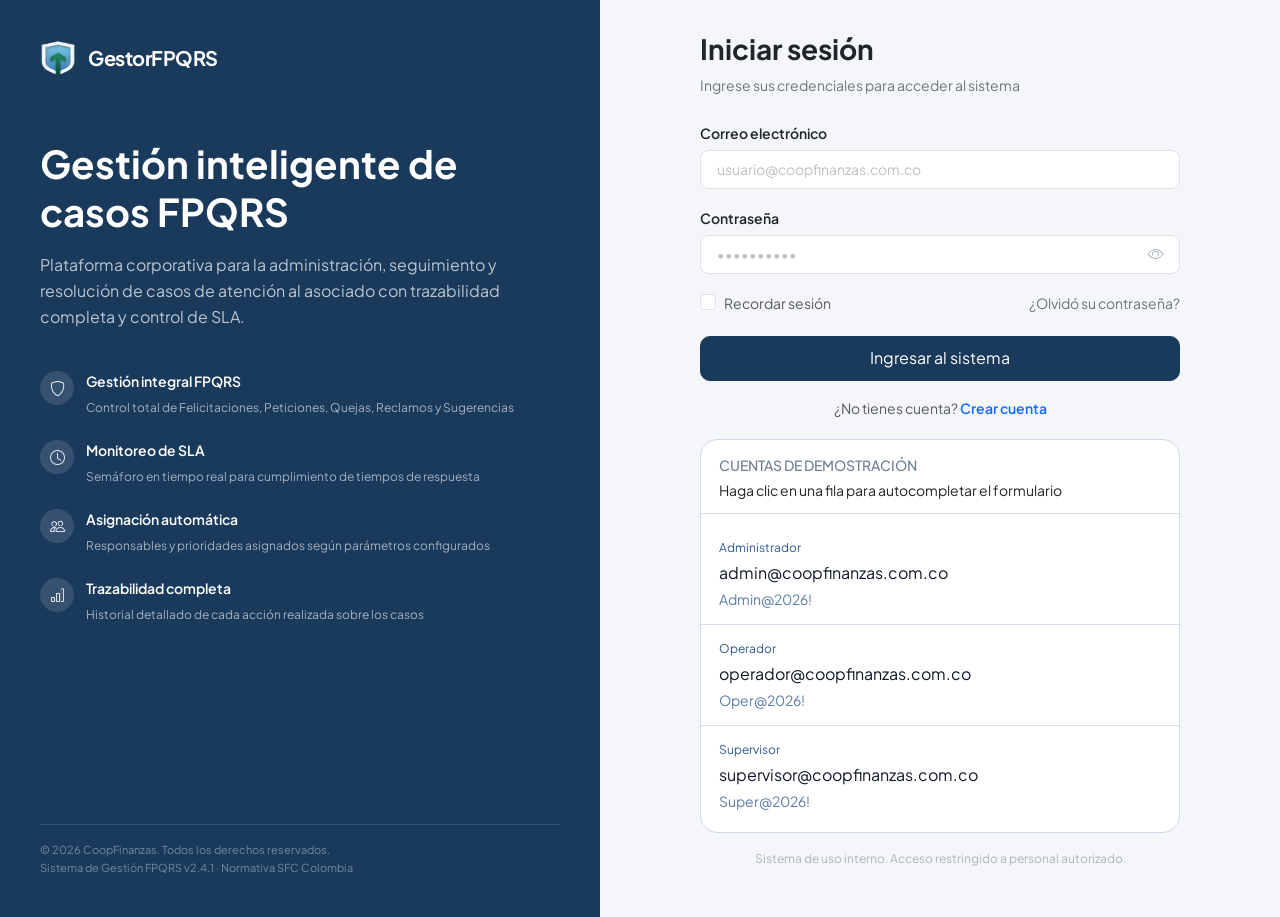
<file: index.html>
<!DOCTYPE html>
<html lang="es">

<head>
  <meta charset="UTF-8">
  <meta name="viewport" content="width=device-width, initial-scale=1.0">
  <meta name="description"
    content="GestorFPQRS — Sistema de gestión inteligente de casos FPQRS para cooperativas financieras colombianas">
  <title>GestorFPQRS — Iniciar sesión</title>

  <!-- Favicon -->
  <link rel="icon" type="image/webp" href="./assets/img/logo.webp">

  <!-- Plus Jakarta Sans -->
  <link rel="preconnect" href="https://fonts.googleapis.com">
  <link rel="preconnect" href="https://fonts.gstatic.com" crossorigin>
  <link href="https://fonts.googleapis.com/css2?family=Plus+Jakarta+Sans:ital,wght@0,200..800;1,200..800&display=swap"
    rel="stylesheet">
  <!-- Bootstrap 5 CSS -->
  <link rel="stylesheet" href="https://cdn.jsdelivr.net/npm/bootstrap@5.3.3/dist/css/bootstrap.min.css">
  <!-- Bootstrap Icons -->
  <link rel="stylesheet" href="https://cdn.jsdelivr.net/npm/bootstrap-icons@1.11.3/font/bootstrap-icons.min.css">
  <!-- Estilos propios -->
  <link rel="stylesheet" href="./assets/css/main.css">
  <link rel="stylesheet" href="./assets/css/components.css">
</head>

<body>

  <div class="login-split">

    <!-- ================================================
       PANEL IZQUIERDO — branding
       ================================================ -->
    <aside class="login-left" aria-label="Información del sistema">

      <!-- Logo -->
      <a href="#" class="login-brand" aria-label="GestorFPQRS inicio">
        <img src="./assets/img/logo.webp" alt="Logo GestorFPQRS" width="36" height="36">
        <span class="login-brand-name">GestorFPQRS</span>
      </a>

      <!-- Hero -->
      <h1 class="login-hero-title">Gestión inteligente de casos FPQRS</h1>
      <p class="login-hero-sub">
        Plataforma corporativa para la administración, seguimiento y resolución de casos
        de atención al asociado con trazabilidad completa y control de SLA.
      </p>

      <!-- Feature bullets -->
      <ul class="feature-list" aria-label="Características del sistema">
        <li class="feature-bullet">
          <div class="feature-bullet-icon" aria-hidden="true">
            <i class="bi bi-shield"></i>
          </div>
          <div class="feature-bullet-text">
            <strong>Gestión integral FPQRS</strong>
            <span>Control total de Felicitaciones, Peticiones, Quejas, Reclamos y Sugerencias</span>
          </div>
        </li>
        <li class="feature-bullet">
          <div class="feature-bullet-icon" aria-hidden="true">
            <i class="bi bi-clock"></i>
          </div>
          <div class="feature-bullet-text">
            <strong>Monitoreo de SLA</strong>
            <span>Semáforo en tiempo real para cumplimiento de tiempos de respuesta</span>
          </div>
        </li>
        <li class="feature-bullet">
          <div class="feature-bullet-icon" aria-hidden="true">
            <i class="bi bi-people"></i>
          </div>
          <div class="feature-bullet-text">
            <strong>Asignación automática</strong>
            <span>Responsables y prioridades asignados según parámetros configurados</span>
          </div>
        </li>
        <li class="feature-bullet">
          <div class="feature-bullet-icon" aria-hidden="true">
            <i class="bi bi-bar-chart"></i>
          </div>
          <div class="feature-bullet-text">
            <strong>Trazabilidad completa</strong>
            <span>Historial detallado de cada acción realizada sobre los casos</span>
          </div>
        </li>
      </ul>

      <!-- Footer izquierdo -->
      <div class="login-left-footer">
        <p class="mb-0">© <span id="yearLeft"></span> CoopFinanzas. Todos los derechos reservados.</p>
        <p class="mb-0">Sistema de Gestión FPQRS v2.4.1 · Normativa SFC Colombia</p>
      </div>

    </aside>

    <!-- ================================================
       PANEL DERECHO — formulario
       ================================================ -->
    <main class="login-right" role="main">
      <div class="login-form-wrap">

        <!-- Brand móvil (visible solo cuando el panel izquierdo está oculto) -->
        <div class="login-mobile-brand">
          <img src="./assets/img/logo.webp" alt="Logo GestorFPQRS" width="32" height="32">
          <span class="login-mobile-brand-name">GestorFPQRS</span>
        </div>

        <!-- Área de alertas -->
        <div id="authAlertArea" role="alert" aria-live="polite"></div>

        <!-- ---- FORMULARIO LOGIN ---- -->
        <div id="loginSection">
          <h2 class="login-heading">Iniciar sesión</h2>
          <p class="login-subheading">Ingrese sus credenciales para acceder al sistema</p>

          <form id="loginForm" novalidate aria-label="Formulario de inicio de sesión">

            <div class="mb-3">
              <label for="loginEmail" class="form-label fw-semibold">
                Correo electrónico
              </label>
              <input type="email" class="form-control form-control-lg" id="loginEmail" name="email"
                placeholder="usuario@coopfinanzas.com.co" autocomplete="email">
            </div>

            <div class="mb-3">
              <label for="loginPassword" class="form-label fw-semibold">Contraseña</label>
              <div class="input-pw-wrap">
                <input type="password" class="form-control form-control-lg" id="loginPassword" name="password"
                  placeholder="••••••••••" autocomplete="current-password">
                <button type="button" class="btn-toggle-pw" data-target="#loginPassword"
                  aria-label="Mostrar contraseña">
                  <i class="bi bi-eye" aria-hidden="true"></i>
                </button>
              </div>
            </div>

            <div class="login-remember-row">
              <div class="form-check">
                <input class="form-check-input" type="checkbox" id="rememberSession" name="remember">
                <label class="form-check-label text-muted" for="rememberSession" style="font-size:0.875rem;">
                  Recordar sesión
                </label>
              </div>
              <a href="#" class="login-forgot-link">¿Olvidó su contraseña?</a>
            </div>

            <button type="submit" class="btn btn-primary-brand w-100 btn-lg mb-3">
              Ingresar al sistema
            </button>

            <p class="text-center text-muted mb-0" style="font-size:0.875rem;">
              ¿No tienes cuenta?
              <a href="#" id="goToRegister" class="fw-semibold">Crear cuenta</a>
            </p>

          </form>

          <!-- Cuentas de demostración -->
          <div class="demo-box" aria-label="Cuentas de demostración">
            <div class="demo-box-header">
              CUENTAS DE DEMOSTRACIÓN
            </div>
            <p class="demo-box-hint">Haga clic en una fila para autocompletar el formulario</p>

            <button class="demo-row btn-demo-login" data-email="admin@coopfinanzas.com.co" data-pass="Admin@2026!"
              aria-label="Acceder como Administrador">
              <span class="demo-row-text">
                <span class="demo-row-role">Administrador</span>
                <span class="demo-row-email">admin@coopfinanzas.com.co</span>
                <span class="demo-row-password">Admin@2026!</span>
              </span>
              <span class="demo-row-action" data-bs-toggle="tooltip" data-bs-placement="bottom" title="Copiar"
                aria-hidden="true">
                <i class="bi bi-clipboard"></i>
              </span>
            </button>

            <button class="demo-row btn-demo-login" data-email="operador@coopfinanzas.com.co" data-pass="Oper@2026!"
              aria-label="Acceder como Operador">
              <span class="demo-row-text">
                <span class="demo-row-role">Operador</span>
                <span class="demo-row-email">operador@coopfinanzas.com.co</span>
                <span class="demo-row-password">Oper@2026!</span>
              </span>
              <span class="demo-row-action" data-bs-toggle="tooltip" data-bs-placement="bottom" title="Copiar"
                aria-hidden="true">
                <i class="bi bi-clipboard"></i>
              </span>
            </button>

            <button class="demo-row btn-demo-login" data-email="supervisor@coopfinanzas.com.co" data-pass="Super@2026!"
              aria-label="Acceder como Supervisor">
              <span class="demo-row-text">
                <span class="demo-row-role">Supervisor</span>
                <span class="demo-row-email">supervisor@coopfinanzas.com.co</span>
                <span class="demo-row-password">Super@2026!</span>
              </span>
              <span class="demo-row-action" data-bs-toggle="tooltip" data-bs-placement="bottom" title="Copiar"
                aria-hidden="true">
                <i class="bi bi-clipboard"></i>
              </span>
            </button>
          </div>

          <p class="login-system-note">
            Sistema de uso interno. Acceso restringido a personal autorizado.
          </p>
        </div><!-- /loginSection -->

        <!-- ---- FORMULARIO REGISTRO (oculto por defecto) ---- -->
        <div id="registerSection" class="login-register-wrap" aria-hidden="true">
          <h2 class="login-heading">Crear cuenta</h2>
          <p class="login-subheading">Completa los datos para registrarte en el sistema</p>

          <form id="registerForm" novalidate aria-label="Formulario de registro">

            <div class="mb-3">
              <label for="regNombre" class="form-label fw-semibold">Nombre completo</label>
              <input type="text" class="form-control form-control-lg" id="regNombre" name="nombre"
                placeholder="Ej: Ana María Torres" autocomplete="name">
            </div>

            <div class="mb-3">
              <label for="regEmail" class="form-label fw-semibold">Correo electrónico</label>
              <input type="email" class="form-control form-control-lg" id="regEmail" name="email"
                placeholder="tu@correo.com" autocomplete="email">
            </div>

            <div class="mb-3">
              <label for="regPassword" class="form-label fw-semibold">Contraseña</label>
              <div class="input-pw-wrap">
                <input type="password" class="form-control form-control-lg" id="regPassword" name="password"
                  placeholder="Mínimo 6 caracteres" autocomplete="new-password">
                <button type="button" class="btn-toggle-pw" data-target="#regPassword" aria-label="Mostrar contraseña">
                  <i class="bi bi-eye" aria-hidden="true"></i>
                </button>
              </div>
            </div>

            <div class="mb-3">
              <label for="regConfirmPassword" class="form-label fw-semibold">Confirmar contraseña</label>
              <div class="input-pw-wrap">
                <input type="password" class="form-control form-control-lg" id="regConfirmPassword"
                  name="confirmPassword" placeholder="Repite la contraseña" autocomplete="new-password">
                <button type="button" class="btn-toggle-pw" data-target="#regConfirmPassword"
                  aria-label="Mostrar contraseña">
                  <i class="bi bi-eye" aria-hidden="true"></i>
                </button>
              </div>
            </div>

            <div class="mb-4">
              <div class="form-check">
                <input class="form-check-input" type="checkbox" id="regConsent" name="consent">
                <label class="form-check-label text-muted" for="regConsent" style="font-size:0.8rem;">
                  Acepto la <a href="#" class="fw-semibold">Política de Privacidad</a> de CoopFinanzas.
                </label>
              </div>
            </div>

            <button type="submit" class="btn btn-primary-brand w-100 btn-lg mb-3">
              Crear cuenta
            </button>

            <p class="text-center text-muted mb-0" style="font-size:0.875rem;">
              ¿Ya tienes cuenta?
              <a href="#" id="goToLogin" class="fw-semibold">Iniciar sesión</a>
            </p>

          </form>
        </div><!-- /registerSection -->

      </div><!-- /login-form-wrap -->
    </main>

  </div><!-- /login-split -->


  <script src="https://cdn.jsdelivr.net/npm/jquery@3.7.1/dist/jquery.min.js"></script>
  <script src="https://cdn.jsdelivr.net/npm/bootstrap@5.3.3/dist/js/bootstrap.bundle.min.js"></script>
  <script src="./assets/js/main.js"></script>
  <script src="./assets/js/auth.js"></script>
  <script>
    document.getElementById('yearLeft').textContent = new Date().getFullYear();
  </script>
</body>

</html>
</file>
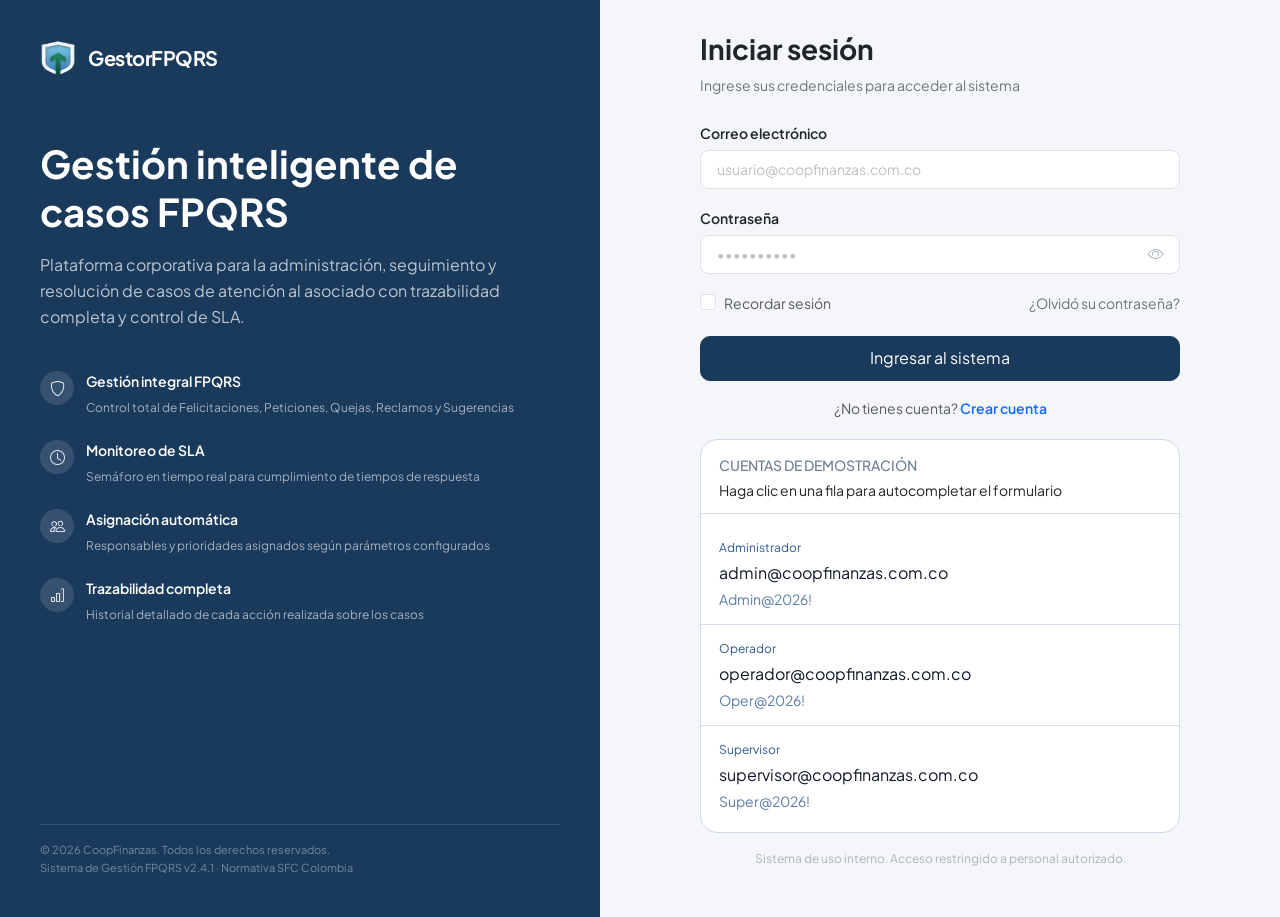
<file: pages/bandeja-casos.html>
<!DOCTYPE html>
<html lang="es">

<head>
  <meta charset="UTF-8">
  <meta name="viewport" content="width=device-width, initial-scale=1.0">
  <meta name="description" content="GestorFPQRS — Bandeja de casos FPQRS">
  <title>Bandeja de Casos — GestorFPQRS</title>

  <link rel="icon" type="image/webp" href="../assets/img/logo.webp">
  <!-- Plus Jakarta Sans -->
  <link rel="preconnect" href="https://fonts.googleapis.com">
  <link rel="preconnect" href="https://fonts.gstatic.com" crossorigin>
  <link href="https://fonts.googleapis.com/css2?family=Plus+Jakarta+Sans:ital,wght@0,200..800;1,200..800&display=swap"
    rel="stylesheet">
  <link rel="stylesheet" href="https://cdn.jsdelivr.net/npm/bootstrap@5.3.3/dist/css/bootstrap.min.css">
  <link rel="stylesheet" href="https://cdn.jsdelivr.net/npm/bootstrap-icons@1.11.3/font/bootstrap-icons.min.css">
  <link rel="stylesheet" href="../assets/css/main.css">
  <link rel="stylesheet" href="../assets/css/components.css">
</head>

<body>

  <!-- App shell -->
  <div class="app-shell">

    <!-- Sidebar -->
    <aside class="app-sidebar" id="sidebar-placeholder" role="navigation" aria-label="Menú principal"></aside>

    <!-- Main -->
    <div class="app-main d-flex flex-column flex-grow-1 min-vh-100">

      <!-- Contenido principal -->
      <div class="w-100 p-4" role="main" id="main-content">

        <!-- Encabezado de página -->
        <div class="page-header d-flex flex-column flex-md-row align-items-start justify-content-md-between gap-3">
          <div>
            <h1 class="page-title">Bandeja de Casos</h1>
            <div class="page-breadcrumb">
              Gestión de casos PFQRS &mdash; Actualizado: <span id="lastUpdated">—</span>
            </div>
          </div>
          <div class="d-flex gap-2">
            <button class="btn btn-md btn-light border-gray-100" id="btnExportar" aria-label="Exportar casos a CSV">
              <i class="bi bi-cloud-download me-1" aria-hidden="true"></i>Exportar
            </button>
            <button class="btn btn-md btn-light border-gray-100" id="btnActualizar" aria-label="Actualizar tabla">
              <i class="bi bi-arrow-clockwise me-1" aria-hidden="true"></i>Actualizar
            </button>
          </div>
        </div>

        <!-- Cards de métricas -->
        <div class="metrics-grid row row-cols-1 row-cols-md-2 row-cols-lg-4 g-2 g-lg-3" role="region" aria-label="Resumen de métricas">
          <div class="col">
            <div class="card h-100">
              <div class="card-body">
                <div class="metric-icon" aria-hidden="true"><i class="bi bi-folder2-open"></i></div>
                <div class="metric-value" id="metricActivos">—</div>
                <div class="metric-label">Casos activos</div>
                <div class="metric-sublabel">En proceso de gestión</div>
              </div>
            </div>
          </div>

          <div class="col">
            <div class="card h-100 metric-card-danger">
              <div class="card-body">
                <span class="metric-dot"></span>
                <div class="metric-icon" aria-hidden="true"><i class="bi bi-exclamation-triangle"></i></div>
                <div class="metric-value" id="metricEscalados">—</div>
                <div class="metric-label">SLA vencido</div>
                <div class="metric-sublabel">Requieren atención urgente</div>
              </div>
            </div>
          </div>

          <div class="col">
            <div class="card h-100 metric-card-warning">
              <div class="card-body">
                <div class="metric-icon" aria-hidden="true"><i class="bi bi-clock"></i></div>
                <div class="metric-value" id="metricProxVencer">—</div>
                <div class="metric-label">Próximos a vencer</div>
                <div class="metric-sublabel">Vencen en las próximas 24 horas</div>
              </div>
            </div>
          </div>

          <div class="col">
            <div class="card h-100 metric-card-success">
              <div class="card-body">
                <div class="metric-icon" aria-hidden="true"><i class="bi bi-check-circle"></i></div>
                <div class="metric-value" id="metricCerradosHoy">—</div>
                <div class="metric-label">Cerrados hoy</div>
                <div class="metric-sublabel">Resueltos en el día</div>
              </div>
            </div>
          </div>
        </div>

        <!-- Tabla de casos -->
        <section class="cases-table-wrapper" aria-label="Lista de casos FPQRS" id="casosTable">

          <!-- Toolbar superior -->
          <div class="cases-toolbar d-flex align-items-center justify-content-between flex-wrap">
            <div class="cases-toolbar-actions d-flex align-items-center">
              <!-- Búsqueda -->
              <div class="search-input-wrap position-relative">
                <i class="bi bi-search" aria-hidden="true"></i>
                <input type="search" id="searchInput" class="form-control form-control-md input-rounded"
                  placeholder="Buscar por radicado, solicitante…" aria-label="Buscar casos">
              </div>
              <button class="btn btn-sm btn-outline-primary" id="btnFiltrar" aria-label="Mostrar filtros">
                <i class="bi bi-funnel me-1" aria-hidden="true"></i>Filtrar
              </button>
            </div>
          </div>

          <!-- Panel de filtros colapsable -->
          <div id="filterPanel"
            style="display:none; padding:1rem; border-top:1px solid var(--color-border,#e2e8f0); background:#f8fafc;">
            <div class="row g-3">
              <!-- Estado -->
              <div class="col-12 col-sm-6 col-lg-3">
                <label for="filterEstado"
                  class="form-label small text-uppercase fw-600 label-muted-global">Estado</label>
                <select id="filterEstado" class="form-select form-select-md input-rounded"
                  aria-label="Filtrar por estado">
                  <option value="">Todos</option>
                  <option>Radicado</option>
                  <option>En Gestión</option>
                  <option>Pendiente de Información</option>
                  <option>Cerrado</option>
                  <option>Anulado</option>
                </select>
              </div>

              <!-- Tipo de Caso -->
              <div class="col-12 col-sm-6 col-lg-3">
                <label for="filterTipo" class="form-label small text-uppercase fw-600 label-muted-global">Tipo de
                  Caso</label>
                <select id="filterTipo" class="form-select form-select-md input-rounded" aria-label="Filtrar por tipo">
                  <option value="">Todos</option>
                  <option>Petición</option>
                  <option>Queja</option>
                  <option>Reclamo</option>
                  <option>Sugerencia</option>
                  <option>Felicitación</option>
                </select>
              </div>

              <!-- Servicio -->
              <div class="col-12 col-sm-6 col-lg-3">
                <label for="filterServicio"
                  class="form-label small text-uppercase fw-600 label-muted-global">Servicio</label>
                <select id="filterServicio" class="form-select form-select-md input-rounded"
                  aria-label="Filtrar por servicio">
                  <option value="">Todos</option>
                  <option>Seguros</option>
                  <option>Cuentas de Ahorro</option>
                  <option>Créditos</option>
                  <option>Transferencias Nacionales</option>
                  <option>Canales Digitales</option>
                  <option>Ahorro y Captación</option>
                </select>
              </div>

              <!-- Responsable -->
              <div class="col-12 col-sm-6 col-lg-3">
                <label for="filterResponsable"
                  class="form-label small text-uppercase fw-600 label-muted-global">Responsable</label>
                <select id="filterResponsable" class="form-select form-select-md input-rounded"
                  aria-label="Filtrar por responsable">
                  <option value="">Todos</option>
                </select>
              </div>

              <!-- Prioridad -->
              <div class="col-12 col-sm-6 col-lg-2">
                <label for="filterPrioridad"
                  class="form-label small text-uppercase fw-600 label-muted-global">Prioridad</label>
                <select id="filterPrioridad" class="form-select form-select-md input-rounded"
                  aria-label="Filtrar por prioridad">
                  <option value="">Todas</option>
                  <option>Baja</option>
                  <option>Normal</option>
                  <option>Alta</option>
                  <option>Crítica</option>
                </select>
              </div>

              <!-- SLA Checkboxes -->
              <div class="col-12 col-sm-6 col-lg-4">
                <label class="form-label small text-uppercase fw-600 label-muted-global block">SLA</label>
                <div class="form-check">
                  <input type="checkbox" id="filterSlaVencidos" class="form-check-input" value="vencidos">
                  <label class="form-check-label" for="filterSlaVencidos" style="color:#ef4444;">
                    Solo vencidos
                  </label>
                </div>
                <div class="form-check">
                  <input type="checkbox" id="filterSlaProximos" class="form-check-input" value="proximos">
                  <label class="form-check-label" for="filterSlaProximos" style="color:#f59e0b;">
                    Próximos a vencer
                  </label>
                </div>
              </div>
            </div>
          </div>

          <!-- Tabla responsive -->
          <div class="table-responsive" role="region" aria-label="Tabla de casos" tabindex="0">
            <table class="table table-cases mb-0" id="tablaCasos">
              <thead>
                <tr>
                  <th class="sortable-th" data-field="id" scope="col">Radicado <span class="sort-icon"
                      aria-hidden="true"></span></th>
                  <th class="sortable-th" data-field="fechaCreacion" scope="col">Fecha Rad. <span class="sort-icon"
                      aria-hidden="true"></span></th>
                  <th scope="col">Tipo</th>
                  <th scope="col">Servicio</th>
                  <th scope="col">Categoría</th>
                  <th scope="col">Subcategoría</th>
                  <th scope="col">Asociado</th>
                  <th class="sortable-th" data-field="responsable" scope="col">Responsable <span class="sort-icon"
                      aria-hidden="true"></span></th>
                  <th class="sortable-th" data-field="prioridad" scope="col">Prioridad <span class="sort-icon"
                      aria-hidden="true"></span></th>
                  <th class="sortable-th" data-field="estado" scope="col">Estado <span class="sort-icon"
                      aria-hidden="true"></span></th>
                  <th class="sortable-th" data-field="fechaLimite" scope="col">Límite SLA <span class="sort-icon"
                      aria-hidden="true"></span></th>
                  <th scope="col" class="text-center">Semáforo</th>
                  <th scope="col" class="text-center">Gestión</th>
                </tr>
              </thead>
              <tbody id="tableBody">
                <tr>
                  <td colspan="13" class="text-center py-5">
                    <div class="spinner-border text-primary spinner-border-sm me-2" role="status" aria-label="Cargando">
                    </div>
                    Cargando casos…
                  </td>
                </tr>
              </tbody>
            </table>
            <!-- Footer: info + paginación -->
            <div class="table-footer d-flex align-items-center justify-content-between flex-wrap">
              <div class="d-flex align-items-center gap-3 flex-wrap">
                <span class="table-footer-info" id="tableInfo" aria-live="polite">Cargando…</span>
                <div class="rows-per-page">
                  <label for="rowsPerPage">Filas:</label>
                  <select id="rowsPerPage" class="input-rounded" aria-label="Filas por página">
                    <option value="10" selected>10 por página</option>
                    <option value="25">25 por página</option>
                    <option value="50">50 por página</option>
                  </select>
                </div>
              </div>
              <nav aria-label="Paginación de casos">
                <ul class="pagination pagination-sm mb-0" id="pagination"></ul>
              </nav>
            </div>
          </div>
        </section>

      </div>
    </div>
  </div>

  <!-- jQuery 3 -->
  <script src="https://cdn.jsdelivr.net/npm/jquery@3.7.1/dist/jquery.min.js"></script>
  <!-- Bootstrap 5 JS -->
  <script src="https://cdn.jsdelivr.net/npm/bootstrap@5.3.3/dist/js/bootstrap.bundle.min.js"></script>
  <!-- Scripts propios -->
  <script src="../assets/js/main.js"></script>
  <script src="../assets/js/casos.js"></script>
  <script>
    initPage('bandeja', 'Bandeja de Casos');
  </script>
</body>

</html>
</file>
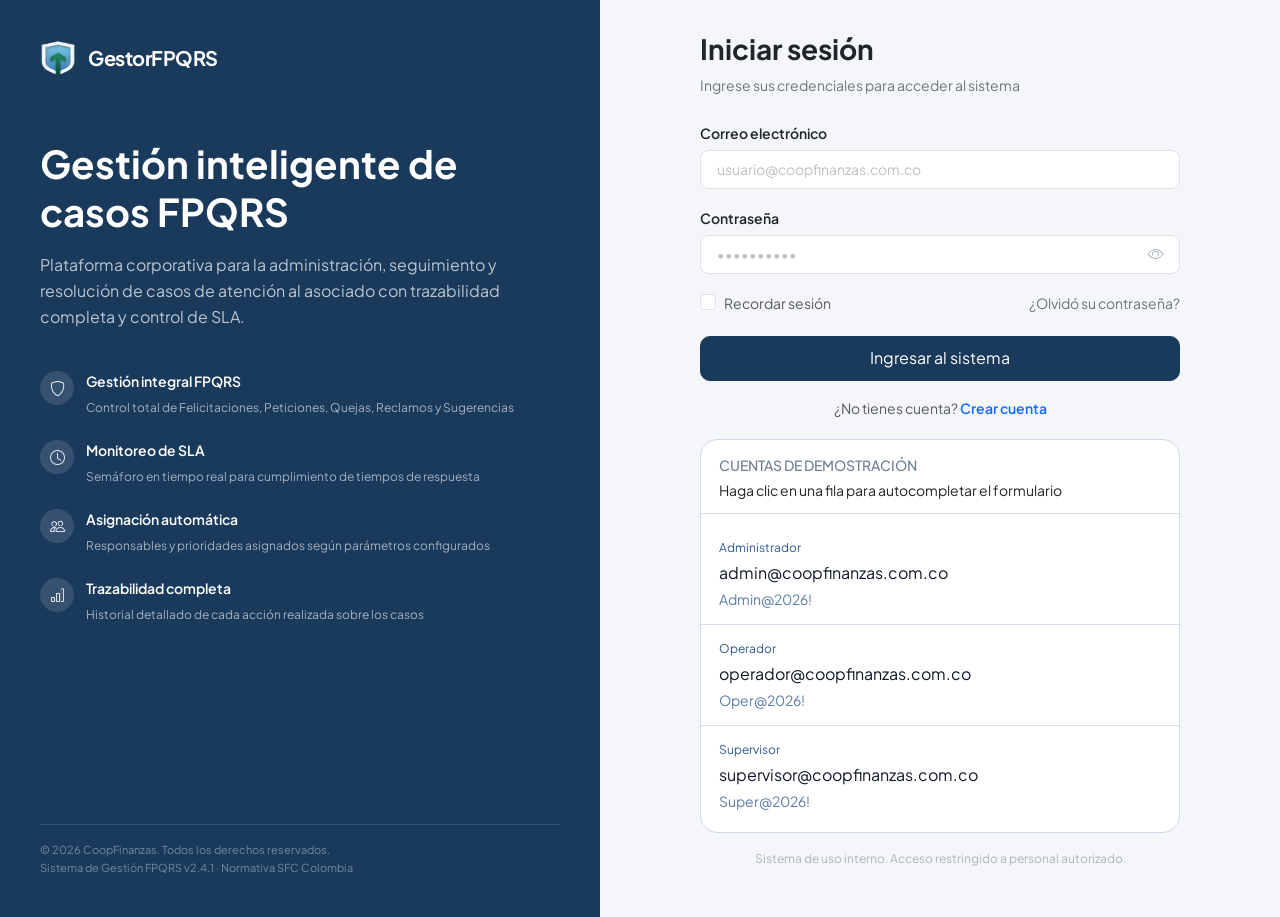
<file: pages/detalle-caso.html>
<!DOCTYPE html>
<html lang="es">

<head>
  <meta charset="UTF-8">
  <meta name="viewport" content="width=device-width, initial-scale=1.0">
  <meta name="description" content="GestorFPQRS — Detalle del caso FPQRS">
  <title>Detalle del Caso — GestorFPQRS</title>

  <link rel="icon" type="image/webp" href="../assets/img/logo.webp">
  <link rel="preconnect" href="https://fonts.googleapis.com">
  <link rel="preconnect" href="https://fonts.gstatic.com" crossorigin>
  <link href="https://fonts.googleapis.com/css2?family=Plus+Jakarta+Sans:ital,wght@0,200..800;1,200..800&display=swap"
    rel="stylesheet">
  <link rel="stylesheet" href="https://cdn.jsdelivr.net/npm/bootstrap@5.3.3/dist/css/bootstrap.min.css">
  <link rel="stylesheet" href="https://cdn.jsdelivr.net/npm/bootstrap-icons@1.11.3/font/bootstrap-icons.min.css">
  <link rel="stylesheet" href="../assets/css/main.css">
  <link rel="stylesheet" href="../assets/css/components.css">
</head>

<body>

  <div class="app-shell">
    <aside class="app-sidebar" id="sidebar-placeholder" role="navigation" aria-label="Menú principal"></aside>

    <div class="app-main d-flex flex-column flex-grow-1 min-vh-100">
      <div class="w-100 p-4" role="main" id="main-content">

        <!-- Loading state -->
        <div id="loadingState" class="text-center py-5">
          <div class="spinner-border text-primary" role="status" aria-label="Cargando caso"></div>
          <p class="text-muted mt-3">Cargando caso…</p>
        </div>

        <!-- Error state -->
        <div id="errorState" class="d-none">
          <div class="alert alert-danger">
            <i class="bi bi-exclamation-triangle me-2"></i>
            <strong>Caso no encontrado.</strong> Verifica el ID o
            <a href="bandeja-casos.html" class="alert-link">vuelve a la bandeja</a>.
          </div>
        </div>

        <!-- Contenido del caso -->
        <div id="caseContent">

          <!-- Cabecera del caso -->
          <div class="page-header mb-3">
            <nav class="page-breadcrumb mb-2" aria-label="Miga de pan">
              <a href="bandeja-casos.html">Bandeja de Casos</a>
              <span class="mx-1 text-muted">/</span>
              <span id="breadcrumbId">—</span>
            </nav>
            <div class="case-header-row">
              <div class="case-header-left">
                <div class="d-flex align-items-center flex-wrap gap-2 mb-1">
                  <h1 class="case-main-title mb-0" id="caseTitle">—</h1>
                  <span id="stripTipo"></span>
                  <span id="stripEstado"></span>
                  <span id="stripSemaforo"></span>
                </div>
                <div class="case-subheader" id="caseSubheader">—</div>
              </div>
              <button class="btn btn-outline-secondary btn-md mb-3" data-bs-toggle="modal"
                data-bs-target="#reasignarModal">

                <i class="bi bi-person-check-fill me-1"></i>
                Reasignar
              </button>
            </div>
          </div>

          <!-- Banner SLA vencido -->
          <div class="sla-alert d-none d-flex align-items-start mb-4" id="slaAlert" role="alert">
            <i class="bi bi-exclamation-triangle-fill sla-alert-icon" aria-hidden="true"></i>
            <div>
              <strong>SLA vencido — Atención urgente requerida</strong>
              <div class="sla-alert-sub" id="slaAlertSub"></div>
            </div>
          </div>

          <!-- Layout principal: izquierda + panel derecho -->
          <div class="row g-4">

            <!-- Columna izquierda: datos + tabs -->
            <div class="col-lg-8">

              <!-- Datos del Asociado -->
              <div class="detail-card mb-4">
                <div class="detail-card-header">
                  <h2 class="detail-card-title">
                    <i class="bi bi-person-circle"></i>Datos del Asociado
                  </h2>
                </div>
                <div class="detail-card-body">
                  <div class="field-row" id="asociadoFields"></div>
                </div>
              </div>

              <!-- Datos del Caso -->
              <div class="detail-card mb-4">
                <div class="detail-card-header">
                  <h2 class="detail-card-title">
                    <i class="bi bi-folder2-open"></i>Datos del Caso
                  </h2>
                </div>
                <div class="detail-card-body">
                  <div class="field-row" id="detalleFields"></div>
                </div>
              </div>

              <!-- Tabs -->
              <div>
                <ul class="nav nav-tabs" id="caseTabs" role="tablist">
                  <li class="nav-item" role="presentation">
                    <button class="nav-link active" id="tab-desc" data-bs-toggle="tab" data-bs-target="#tabDesc"
                      type="button" role="tab" aria-controls="tabDesc" aria-selected="true">
                      <i class="bi bi-file-text me-1"></i>Descripción
                    </button>
                  </li>
                  <li class="nav-item" role="presentation">
                    <button class="nav-link" id="tab-comentarios" data-bs-toggle="tab" data-bs-target="#tabComentarios"
                      type="button" role="tab" aria-controls="tabComentarios" aria-selected="false">
                      <i class="bi bi-chat-dots me-1"></i>Comentarios
                      <span class="badge bg-secondary ms-1" id="badgeComentarios">0</span>
                    </button>
                  </li>
                  <li class="nav-item" role="presentation">
                    <button class="nav-link" id="tab-adjuntos" data-bs-toggle="tab" data-bs-target="#tabAdjuntos"
                      type="button" role="tab" aria-controls="tabAdjuntos" aria-selected="false">
                      <i class="bi bi-paperclip me-1"></i>Adjuntos
                      <span class="badge bg-secondary ms-1" id="badgeAdjuntos">0</span>
                    </button>
                  </li>
                  <li class="nav-item" role="presentation">
                    <button class="nav-link" id="tab-historial" data-bs-toggle="tab" data-bs-target="#tabHistorial"
                      type="button" role="tab" aria-controls="tabHistorial" aria-selected="false">
                      <i class="bi bi-clock-history me-1"></i>Historial
                      <span class="badge bg-secondary ms-1" id="badgeHistorial">0</span>
                    </button>
                  </li>
                  <li class="nav-item" role="presentation">
                    <button class="nav-link" id="tab-respuestas" data-bs-toggle="tab" data-bs-target="#tabRespuestas"
                      type="button" role="tab" aria-controls="tabRespuestas" aria-selected="false">
                      <i class="bi bi-reply-all me-1"></i>Respuestas
                    </button>
                  </li>
                </ul>

              </div><!-- /tabs -->

              <div class="tab-content">
                <!-- Descripción -->
                <div class="tab-content-panel tab-pane fade show active" id="tabDesc" role="tabpanel"
                  aria-labelledby="tab-desc" tabindex="0">
                  <p class="tab-desc-label mb-2">DESCRIPCIÓN DEL CASO</p>
                  <p id="caseDescripcion" class="mb-0" style="font-size:var(--font-size-sm); line-height:1.8;"></p>
                </div>

                <!-- Comentarios -->
                <div class="tab-content-panel tab-pane fade" id="tabComentarios" role="tabpanel"
                  aria-labelledby="tab-comentarios" tabindex="0">

                  <!-- Header: título + filtros + botón agregar -->
                  <div class="comments-section-header">
                    <div class="d-flex align-items-center gap-2">
                      <i class="bi bi-chat-dots"></i>
                      <span class="fw-semibold">Comentarios</span>
                      <span class="badge bg-secondary" id="badgeComentariosHeader">0</span>
                    </div>
                    <div class="d-flex align-items-center gap-3">
                      <div class="comment-filters" id="commentFilters">
                        <button class="comment-filter-btn active" data-filter="todos">Todos</button>
                        <button class="comment-filter-btn" data-filter="interno">Internos</button>
                        <button class="comment-filter-btn" data-filter="visible">Visibles</button>
                      </div>
                      <button class="btn btn-primary-brand btn-sm" id="btnAgregarComentario">
                        <i class="bi bi-plus me-1"></i>Agregar comentario
                      </button>
                    </div>
                  </div>

                  <!-- Formulario colapsable (oculto por defecto) -->
                  <div id="formNuevoComentario" class="comment-form-panel d-none">
                    <div class="comment-form-title">+ NUEVO COMENTARIO</div>
                    <div class="mb-3">
                      <label class="comment-form-label">TIPO DE COMENTARIO <span class="text-danger">*</span></label>
                      <div class="d-flex gap-4">
                        <div class="form-check">
                          <input class="form-check-input" type="radio" name="tipoComentario" id="tipoInterno"
                            value="interno" checked>
                          <label class="form-check-label" for="tipoInterno">
                            <i class="bi bi-lock-fill text-secondary me-1"></i>Interno
                          </label>
                        </div>
                        <div class="form-check">
                          <input class="form-check-input" type="radio" name="tipoComentario" id="tipoVisible"
                            value="visible">
                          <label class="form-check-label" for="tipoVisible">
                            <i class="bi bi-eye-fill text-success me-1"></i>Visible para el asociado
                          </label>
                        </div>
                      </div>
                      <small class="text-muted mt-1 d-block" id="tipoComentarioHint">Solo visible para operadores
                        internos del sistema.</small>
                    </div>
                    <div class="mb-2">
                      <label class="comment-form-label">COMENTARIO <span class="text-danger">*</span></label>
                      <textarea id="nuevoComentario" class="form-control input-rounded" rows="4"
                        placeholder="Escriba el comentario del caso…" aria-label="Nuevo comentario"></textarea>
                      <div class="text-end mt-1">
                        <small class="text-muted" id="charCounter">0 caracteres</small>
                      </div>
                    </div>
                    <div class="d-flex justify-content-end gap-2 mt-3">
                      <button class="btn btn-outline-secondary btn-sm" id="btnCancelarComentario">Cancelar</button>
                      <button class="btn btn-primary-brand btn-sm" id="btnGuardarComentario">
                        <i class="bi bi-send me-1"></i>Guardar comentario
                      </button>
                    </div>
                  </div>

                  <!-- Lista de comentarios -->
                  <div id="listaComentarios"></div>

                </div>

                <!-- Adjuntos -->
                <div class="tab-content-panel tab-pane fade" id="tabAdjuntos" role="tabpanel"
                  aria-labelledby="tab-adjuntos" tabindex="0">

                  <!-- Header: título + filtro + botón cargar -->
                  <div class="attachments-section-header">
                    <div class="d-flex align-items-center gap-2">
                      <i class="bi bi-paperclip"></i>
                      <span class="fw-semibold">Adjuntos</span>
                      <span class="badge bg-secondary" id="badgeAdjuntosHeader">0</span>
                    </div>
                    <div class="d-flex align-items-center gap-3">
                      <select class="form-select form-select-sm" id="adjuntoTipoFilter" style="width:auto;">
                        <option value="todos">Todos los tipos</option>
                        <option value="Registro inicial">Registro inicial</option>
                        <option value="Gestión interna">Gestión interna</option>
                        <option value="Respuesta formal">Respuesta formal</option>
                        <option value="Soporte técnico">Soporte técnico</option>
                      </select>
                      <button class="btn btn-primary-brand btn-sm" id="btnCargarAdjunto">
                        <i class="bi bi-plus me-1"></i>Cargar adjunto
                      </button>
                    </div>
                  </div>

                  <!-- Formulario de carga (oculto por defecto) -->
                  <div id="formNuevoAdjunto" class="attachment-form-panel d-none">
                    <div class="attachment-form-title">CARGAR NUEVO ADJUNTO</div>
                    <div class="file-drop-zone mb-3" id="adjuntoDropZone">
                      <i class="bi bi-upload d-block mb-2"></i>
                      <p>Haga clic o arrastre un archivo aquí</p>
                      <p class="drop-hint">PDF, Word, Excel, imágenes, audio, video · Máx. 20 MB</p>
                      <input type="file" id="adjuntoFileInput" class="d-none"
                        accept=".pdf,.doc,.docx,.xls,.xlsx,.png,.jpg,.jpeg,.mp3,.mp4">
                    </div>
                    <div id="adjuntoFileSelected" class="d-none mb-3">
                      <div class="file-item">
                        <i class="bi bi-file-earmark"></i>
                        <span class="file-name" id="adjuntoFileName"></span>
                        <button class="btn-remove-file" id="btnRemoveFile" aria-label="Quitar archivo">
                          <i class="bi bi-x"></i>
                        </button>
                      </div>
                    </div>
                    <div class="alert alert-info py-2 mb-3" style="font-size:var(--font-size-xs);">
                      <i class="bi bi-shield-check me-1"></i>Solo se permiten archivos seguros. Ejecutables, scripts
                      y archivos comprimidos están bloqueados.
                    </div>
                    <div class="mb-3">
                      <label class="attachment-form-label">TIPO DE ADJUNTO <span class="text-danger">*</span></label>
                      <select class="form-select input-rounded" id="adjuntoCategoriaSelect">
                        <option value="Registro inicial">Registro inicial</option>
                        <option value="Gestión interna">Gestión interna</option>
                        <option value="Respuesta formal">Respuesta formal</option>
                        <option value="Soporte técnico">Soporte técnico</option>
                      </select>
                    </div>
                    <div class="mb-3">
                      <label class="attachment-form-label">VISIBILIDAD</label>
                      <div class="d-flex gap-4">
                        <div class="form-check">
                          <input class="form-check-input" type="radio" name="adjuntoVisibilidad" id="adjInter"
                            value="interno" checked>
                          <label class="form-check-label" for="adjInter">
                            <i class="bi bi-eye-slash-fill text-secondary me-1"></i>Solo interno
                          </label>
                        </div>
                        <div class="form-check">
                          <input class="form-check-input" type="radio" name="adjuntoVisibilidad" id="adjVisible"
                            value="visible">
                          <label class="form-check-label" for="adjVisible">
                            <i class="bi bi-eye-fill text-success me-1"></i>Visible al asociado
                          </label>
                        </div>
                      </div>
                    </div>
                    <div class="d-flex justify-content-end gap-2 mt-3">
                      <button class="btn btn-outline-secondary btn-sm" id="btnCancelarAdjunto">Cancelar</button>
                      <button class="btn btn-primary-brand btn-sm" id="btnSubirAdjunto">
                        <i class="bi bi-upload me-1"></i>Cargar archivo
                      </button>
                    </div>
                  </div>

                  <!-- Lista de adjuntos -->
                  <div id="listaAdjuntos" class="mt-3"></div>

                </div>

                <!-- Historial -->
                <div class="tab-content-panel tab-pane fade" id="tabHistorial" role="tabpanel"
                  aria-labelledby="tab-historial" tabindex="0">

                  <!-- Header -->
                  <div class="d-flex align-items-center gap-2 mb-1">
                    <i class="bi bi-clock-history"></i>
                    <span class="fw-semibold">Línea de tiempo del caso</span>
                    <span class="badge bg-secondary" id="badgeHistorialHeader">0</span>
                  </div>
                  <p class="text-muted mb-3" style="font-size:var(--font-size-xs);">Solo lectura</p>

                  <!-- Chips de resumen por tipo -->
                  <div id="historialSummaryChips" class="d-flex flex-wrap gap-2 mb-3"></div>

                  <!-- Barra de filtros scrollable -->
                  <div id="historialFilters" class="historial-filter-bar mb-4"></div>

                  <!-- Lista de eventos -->
                  <div id="listaHistorial" class="historial-timeline" aria-label="Historial de acciones"></div>

                </div>

                <!-- Respuestas -->
                <div class="tab-content-panel tab-pane fade" id="tabRespuestas" role="tabpanel"
                  aria-labelledby="tab-respuestas" tabindex="0">

                  <!-- Formulario fijo de redacción -->
                  <div id="formNuevaRespuesta" class="respuesta-form-panel">
                    <div class="respuesta-form-title">REDACTAR RESPUESTA AL ASOCIADO</div>
                    <div class="respuesta-form-field">
                      <span class="respuesta-form-label">PARA</span>
                      <span class="respuesta-form-value" id="respuestaPara">—</span>
                    </div>
                    <div class="mb-3">
                      <label class="respuesta-form-label" for="respuestaAsunto">ASUNTO</label>
                      <input type="text" class="form-control input-rounded" id="respuestaAsunto" value="">
                    </div>
                    <div class="mb-3">
                      <label class="respuesta-form-label" for="respuestaCuerpo">MENSAJE <span class="text-danger">*</span></label>
                      <textarea class="form-control input-rounded" id="respuestaCuerpo" rows="5"
                        placeholder="Escriba aquí la respuesta para el asociado..."></textarea>
                    </div>
                    <div class="d-flex justify-content-end mt-3">
                      <button class="btn btn-primary-brand btn-sm" id="btnEnviarRespuesta">
                        <i class="bi bi-send me-1"></i>Enviar respuesta
                      </button>
                    </div>
                  </div>

                  <!-- Lista de respuestas enviadas -->
                  <div class="respuestas-section-header mt-4">
                    <div class="d-flex align-items-center gap-2">
                      <i class="bi bi-clock-history"></i>
                      <span class="fw-semibold">Respuestas enviadas</span>
                      <span class="badge bg-secondary" id="badgeRespuestas">0</span>
                    </div>
                  </div>
                  <div id="listaRespuestas"></div>

                </div>
              </div><!-- /tab-content -->

            </div><!-- /col-lg-8 -->

            <!-- Columna derecha: panel de acciones -->
            <div class="col-lg-4">
              <div class="action-panel">

                <!-- Estado actual -->
                <div class="action-panel-section">
                  <h3 class="action-panel-title d-flex align-items-center">
                    <i class="bi bi-shield-check" aria-hidden="true"></i>Estado actual
                  </h3>
                  <div class="current-state-row d-flex align-items-center justify-content-between">
                    <span class="current-state-label">Estado</span>
                    <span id="panelEstado"></span>
                  </div>
                  <div class="current-state-row d-flex align-items-center justify-content-between">
                    <span class="current-state-label">Prioridad</span>
                    <span id="panelPrioridad"></span>
                  </div>
                  <div class="current-state-row d-flex align-items-center justify-content-between">
                    <span class="current-state-label">Responsable</span>
                    <span class="current-state-value" id="panelResponsable">—</span>
                  </div>
                  <div class="current-state-row d-flex align-items-center justify-content-between">
                    <span class="current-state-label">SLA</span>
                    <span class="current-state-value" id="panelSla">
                      <i class="bi bi-clock me-1" aria-hidden="true"></i><span id="panelSlaValor">—</span>
                    </span>
                  </div>
                </div>

                <!-- Cambiar estado -->
                <div class="action-panel-section">
                  <h3 class="action-panel-title d-flex align-items-center">
                    <i class="bi bi-arrow-repeat" aria-hidden="true"></i>Cambiar estado
                  </h3>
                  <p class="action-panel-hint">Solo se muestran los estados permitidos para esta categoría. El SLA se
                    recalculará automáticamente.</p>
                  <select id="panelNuevoEstado" class="form-select form-select-sm input-rounded mb-2"
                    aria-label="Seleccionar nuevo estado">
                    <option value="">— Selecciona un estado —</option>
                    <option>Radicado</option>
                    <option>En Gestión</option>
                    <option>Pendiente de Información</option>
                    <option>Cerrado</option>
                    <option>Anulado</option>
                  </select>
                  <button class="btn btn-primary-brand btn-sm w-100" id="btnAplicarEstado">
                    Aplicar cambio de estado
                  </button>
                </div>

                <!-- Cambiar prioridad -->
                <div class="action-panel-section">
                  <h3 class="action-panel-title d-flex align-items-center">
                    <i class="bi bi-flag" aria-hidden="true"></i>Cambiar prioridad
                  </h3>
                  <p class="action-panel-hint">Solo prioridades permitidas para esta categoría. El SLA se recalculará.</p>
                  <div class="mb-2" id="panelPrioridadActualBadge"></div>
                  <button class="btn btn-outline-secondary btn-sm w-100 d-flex align-items-center justify-content-between"
                    data-bs-toggle="modal" data-bs-target="#cambiarPrioridadModal">
                    <span>Modificar prioridad</span>
                    <i class="bi bi-flag"></i>
                  </button>
                </div>

                <!-- Reasignar caso -->
                <div class="action-panel-section">
                  <h3 class="action-panel-title d-flex align-items-center justify-content-between">
                    <i class="bi bi-person-check" aria-hidden="true"></i>
                    <span>Reasignar caso</span>
                  </h3>
                  <p class="action-panel-hint">Transfiere este caso a otro operador. El cambio quedará registrado en la
                    trazabilidad.</p>
                  <button class="btn btn-outline-secondary w-100 d-flex align-items-center justify-content-between"
                    data-bs-toggle="modal" data-bs-target="#reasignarModal">
                    <span>Responsable: Rodolfo Salazar</span>
                    <i class="bi bi-person-check"></i>
                  </button>
                </div>

                <!-- Registrar observación -->
                <div class="action-panel-section">
                  <h3 class="action-panel-title d-flex align-items-center">
                    <i class="bi bi-chat-text" aria-hidden="true"></i>Registrar observación
                  </h3>
                  <textarea id="panelObservacion" class="form-control form-control-sm input-rounded mb-2" rows="3"
                    placeholder="Escriba su observación interna o respuesta al asociado…"
                    aria-label="Observación"></textarea>
                  <div class="form-check mb-2">
                    <input class="form-check-input" type="checkbox" id="panelNotificarAsociado">
                    <label class="form-check-label text-muted" for="panelNotificarAsociado" style="font-size:0.8rem;">
                      Notificar esta respuesta al asociado
                    </label>
                  </div>
                  <button class="btn btn-primary-brand btn-sm w-100" id="btnAplicarObservacion">
                    <i class="bi bi-send me-1"></i>Registrar observación
                  </button>
                </div>

                <!-- Acciones finales -->
                <div class="action-panel-section">
                  <h3 class="action-panel-title d-flex align-items-center">
                    <i class="bi bi-check-circle" aria-hidden="true"></i>Acciones finales
                  </h3>
                  <button class="btn btn-success btn-sm w-100 mb-2" id="btnCerrarCaso">
                    <i class="bi bi-check2-circle me-1"></i>Cerrar caso
                  </button>
                  <button class="btn btn-outline-danger btn-sm w-100" id="btnAnularCaso">
                    <i class="bi bi-x-circle me-1"></i>Anular caso
                  </button>
                </div>

              </div><!-- /action-panel -->
            </div><!-- /col-lg-4 -->

          </div><!-- /row -->

        </div><!-- /caseContent -->

      </div>
    </div>
  </div>

  <!-- Modal Cambiar Prioridad -->
  <div class="modal fade" id="cambiarPrioridadModal" tabindex="-1" aria-hidden="true">
    <div class="modal-dialog modal-dialog-centered">
      <div class="modal-content">

        <div class="modal-header">
          <div>
            <h5 class="modal-title">Cambiar Prioridad</h5>
            <small class="text-muted">Solo prioridades permitidas para esta categoría. El SLA se recalculará.</small>
          </div>
          <button type="button" class="btn-close" data-bs-dismiss="modal"></button>
        </div>

        <div class="modal-body">
          <label class="form-label fw-semibold mb-3">
            Nueva prioridad <span class="text-danger">*</span>
          </label>
          <div id="prioridadOptions" class="mb-4">
            <label class="prioridad-option-card">
              <input type="radio" name="nuevaPrioridad" value="Baja" class="form-check-input">
              <span class="badge-prioridad baja">Baja</span>
              <span class="prioridad-option-sla">72h SLA</span>
            </label>
            <label class="prioridad-option-card">
              <input type="radio" name="nuevaPrioridad" value="Normal" class="form-check-input">
              <span class="badge-prioridad normal">Normal</span>
              <span class="text-muted small">(predeterminada)</span>
              <span class="prioridad-option-sla">24h SLA</span>
            </label>
            <label class="prioridad-option-card">
              <input type="radio" name="nuevaPrioridad" value="Alta" class="form-check-input">
              <span class="badge-prioridad alta">Alta</span>
              <span class="prioridad-option-sla">8h SLA</span>
            </label>
            <label class="prioridad-option-card">
              <input type="radio" name="nuevaPrioridad" value="Crítica" class="form-check-input">
              <span class="badge-prioridad critica">Crítica</span>
              <span class="prioridad-option-sla">4h SLA</span>
            </label>
          </div>
          <label class="form-label fw-semibold" for="motivoCambioPrioridad">
            Motivo del cambio <span class="text-danger">*</span>
          </label>
          <textarea id="motivoCambioPrioridad" class="form-control input-rounded" rows="3"
            placeholder="Justifique el cambio de prioridad..." aria-required="true"></textarea>
        </div>

        <div class="modal-footer">
          <button type="button" class="btn btn-outline-secondary" data-bs-dismiss="modal">Cancelar</button>
          <button type="button" class="btn btn-dark" id="confirmarCambioPrioridad">Cambiar prioridad</button>
        </div>

      </div>
    </div>
  </div>

  <!-- Modal Reasignar Caso -->
  <div class="modal fade" id="reasignarModal" tabindex="-1" aria-hidden="true">
    <div class="modal-dialog modal-dialog-centered modal-lg">
      <div class="modal-content reasignar-modal">

        <div class="modal-header">
          <div>
            <h5 class="modal-title">Reasignar Caso</h5>
            <small class="text-muted">
              Transfiera la responsabilidad del caso
              <strong id="modalCaseId">FPQRS-2026-04779</strong>
              a otro operador activo
            </small>
          </div>

          <button type="button" class="btn-close" data-bs-dismiss="modal">
          </button>
        </div>

        <div class="modal-body">

          <!-- Responsable actual -->
          <div class="mb-4">
            <label class="form-label text-uppercase small fw-semibold text-muted">
              Responsable actual
            </label>

            <div class="d-flex align-items-start gap-3">
              <i class="bi bi-person"></i>

              <div>
                <div class="fw-semibold" id="responsableActual">
                  Rodrigo Esteban Muñoz
                </div>

                <small class="text-muted">
                  Analista de Pagos Electrónicos · Operaciones Financieras
                </small>
              </div>
            </div>
          </div>

          <!-- Nuevo responsable -->
          <div class="mb-4">
            <label class="form-label">
              Nuevo operador responsable
              <span class="text-danger">*</span>
            </label>

            <input type="text" class="form-control" placeholder="Buscar por nombre, área o cargo..."
              id="buscarOperador">
          </div>

          <!-- Lista -->
          <div class="list-group mb-4" style="max-height:300px;overflow:auto;">

            <label class="list-group-item d-flex gap-3">
              <input class="form-check-input mt-1" type="radio" name="operador" value="Valentina Ospina Ríos">

              <div>
                <div class="fw-semibold">
                  Valentina Ospina Ríos
                </div>

                <small class="text-muted">
                  Coordinadora de Atención al Asociado
                </small>
              </div>
            </label>

            <label class="list-group-item d-flex gap-3">
              <input class="form-check-input mt-1" type="radio" name="operador" value="Carlos Andrés Moreno">

              <div>
                <div class="fw-semibold">
                  Carlos Andrés Moreno
                </div>

                <small class="text-muted">
                  Analista de Crédito Senior
                </small>
              </div>
            </label>

          </div>

          <!-- Comentario -->
          <div class="mb-4">
            <label class="form-label">
              Comentario de reasignación
              <small class="text-muted">(opcional)</small>
            </label>

            <textarea class="form-control" rows="4" placeholder="Explique el motivo de la reasignación..."></textarea>
          </div>

          <!-- Notificación -->
          <div class="alert alert-primary mb-0">
            <i class="bi bi-envelope me-2"></i>
            Se enviará una notificación automática al nuevo responsable.
          </div>

        </div>

        <div class="modal-footer">
          <button type="button" class="btn btn-outline-secondary" data-bs-dismiss="modal">
            Cancelar
          </button>

          <button type="button" class="btn btn-primary" id="confirmarReasignacion">
            <i class="bi bi-person-check me-2"></i>
            Confirmar reasignación
          </button>
        </div>

      </div>
    </div>
  </div>

  <!-- jQuery 3 -->
  <script src="https://cdn.jsdelivr.net/npm/jquery@3.7.1/dist/jquery.min.js"></script>
  <!-- Bootstrap 5 JS -->
  <script src="https://cdn.jsdelivr.net/npm/bootstrap@5.3.3/dist/js/bootstrap.bundle.min.js"></script>
  <script src="../assets/js/main.js"></script>
  <script src="../assets/js/casos.js"></script>
  <script src="../assets/js/detalle.js"></script>
  <script>
    initPage('detalle', 'Detalle del Caso');
  </script>
</body>

</html>
</file>
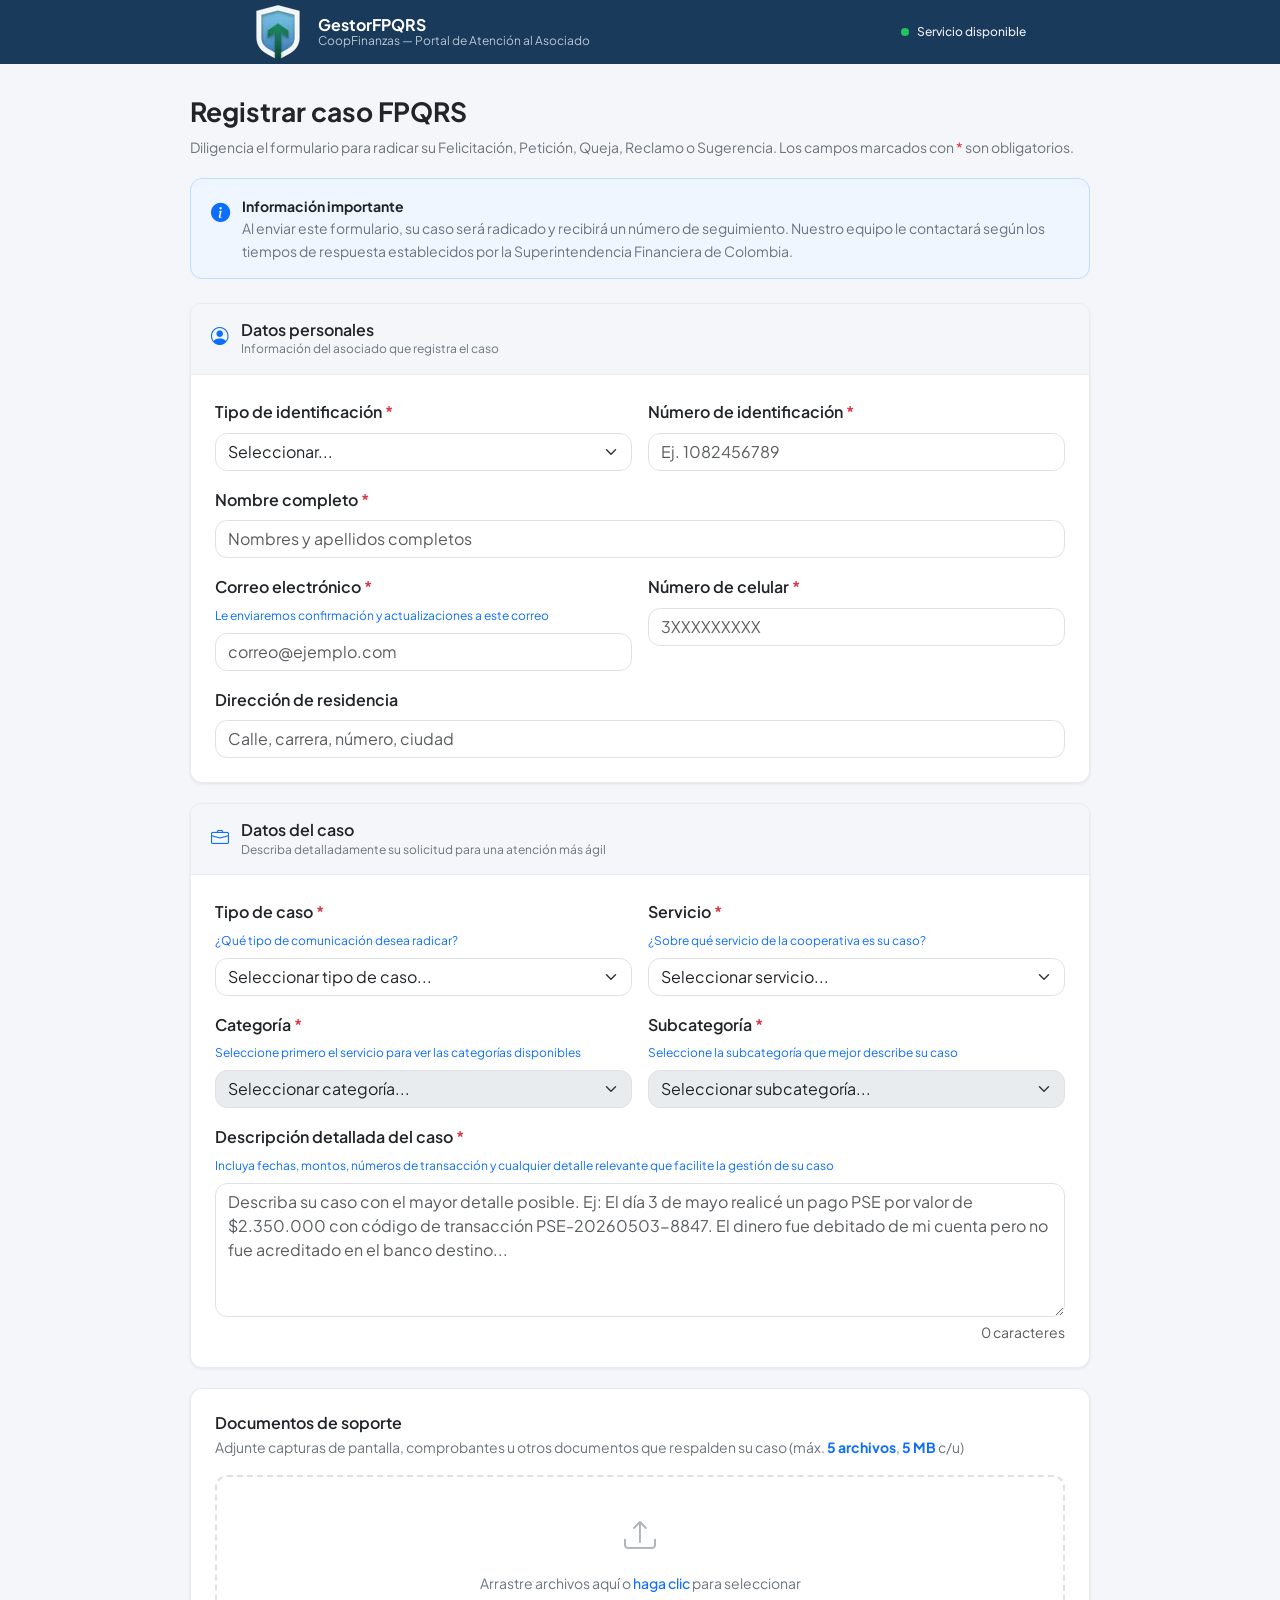
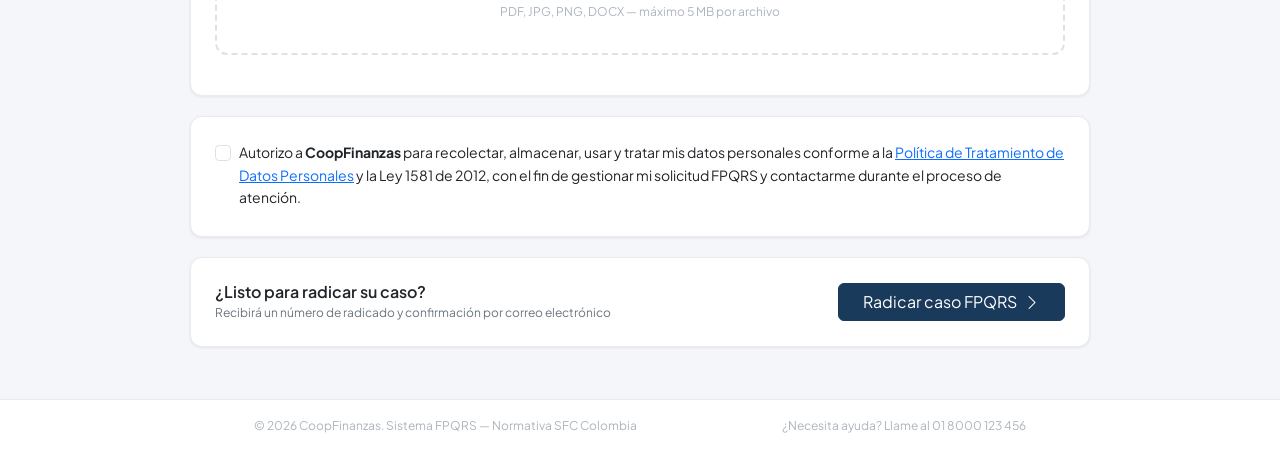
<file: pages/formulario-fpqrs.html>
<!DOCTYPE html>
<html lang="es">

<head>
  <meta charset="UTF-8">
  <meta name="viewport" content="width=device-width, initial-scale=1.0">
  <meta name="description" content="GestorFPQRS — Formulario de radicación FPQRS">
  <title>Registrar FPQRS — GestorFPQRS</title>

  <link rel="icon" type="image/webp" href="../assets/img/logo.webp">
  <link rel="preconnect" href="https://fonts.googleapis.com">
  <link rel="preconnect" href="https://fonts.gstatic.com" crossorigin>
  <link href="https://fonts.googleapis.com/css2?family=Plus+Jakarta+Sans:ital,wght@0,200..800;1,200..800&display=swap"
    rel="stylesheet">
  <link rel="stylesheet" href="https://cdn.jsdelivr.net/npm/bootstrap@5.3.3/dist/css/bootstrap.min.css">
  <link rel="stylesheet" href="https://cdn.jsdelivr.net/npm/bootstrap-icons@1.11.3/font/bootstrap-icons.min.css">
  <link rel="stylesheet" href="../assets/css/main.css">
  <link rel="stylesheet" href="../assets/css/components.css">
</head>

<body>
  <div class="portal-layout">

    <!-- Navbar pública -->
    <header class="portal-navbar" role="banner">
      <div class="portal-navbar-inner">
        <div class="d-flex align-items-center gap-3">
          <img src="../assets/img/logo.webp" alt="Logo de CoopFinanzas" class="portal-brand-icon">
          <div>
            <div class="portal-brand-name">GestorFPQRS</div>
            <div class="portal-brand-sub">CoopFinanzas — Portal de Atención al Asociado</div>
          </div>
        </div>
        <div class="portal-status d-flex align-items-center" aria-label="Estado del servicio: disponible">
          <span class="portal-status-dot" aria-hidden="true"></span>
          Servicio disponible
        </div>
      </div>
    </header>

    <!-- Contenido centrado -->
    <main class="portal-content" role="main" id="main-content">
      <div class="portal-container">

        <!-- Encabezado de página -->
        <div class="fpqrs-page-header">
          <h1 class="fpqrs-page-title">Registrar caso FPQRS</h1>
          <p class="fpqrs-page-subtitle">
            Diligencia el formulario para radicar su Felicitación, Petición, Queja, Reclamo o Sugerencia.
            Los campos marcados con <span class="text-danger">*</span> son obligatorios.
          </p>
        </div>

        <!-- Banner informativo -->
        <div class="info-banner d-flex align-items-start mb-4" role="note">
          <i class="bi bi-info-circle-fill" aria-hidden="true"></i>
          <p>
            <strong>Información importante</strong><br>
            Al enviar este formulario, su caso será radicado y recibirá un número de seguimiento.
            Nuestro equipo le contactará según los tiempos de respuesta establecidos por la
            Superintendencia Financiera de Colombia.
          </p>
        </div>

        <!-- Formulario -->
        <form id="fpqrsForm" novalidate aria-label="Formulario de radicación FPQRS">

          <!-- Sección 1: Datos personales -->
          <div class="form-section-card">
            <div class="fpqrs-section-header d-flex align-items-start">
              <i class="bi bi-person-circle fpqrs-section-icon" aria-hidden="true"></i>
              <div>
                <h2 class="fpqrs-section-title">Datos personales</h2>
                <p class="fpqrs-section-subtitle">Información del asociado que registra el caso</p>
              </div>
            </div>
            <div class="form-section-body">
              <div class="row g-3">

                <div class="col-12 col-md-6">
                  <label for="fpqrsTipoId" class="form-label fw-semibold">
                    Tipo de identificación <span class="text-danger" aria-hidden="true">*</span>
                  </label>
                  <select id="fpqrsTipoId" name="tipoId" class="form-select input-rounded" required
                    aria-required="true">
                    <option value="">Seleccionar...</option>
                    <option value="CC">Cédula de ciudadanía (CC)</option>
                    <option value="CE">Cédula de extranjería (CE)</option>
                    <option value="PA">Pasaporte (PA)</option>
                    <option value="NIT">NIT</option>
                    <option value="TI">Tarjeta de identidad (TI)</option>
                  </select>
                  <div class="invalid-feedback">Selecciona el tipo de identificación.</div>
                </div>

                <div class="col-12 col-md-6">
                  <label for="fpqrsNumId" class="form-label fw-semibold">
                    Número de identificación <span class="text-danger" aria-hidden="true">*</span>
                  </label>
                  <input type="number" id="fpqrsNumId" name="numId" class="form-control input-rounded"
                    placeholder="Ej. 1082456789" required aria-required="true" pattern="[0-9A-Za-z\-]{5,20}"
                    aria-describedby="numIdFeedback">
                  <div id="numIdFeedback" class="invalid-feedback">Ingresa un número de identificación válido.</div>
                </div>

                <div class="col-12">
                  <label for="fpqrsNombre" class="form-label fw-semibold">
                    Nombre completo <span class="text-danger" aria-hidden="true">*</span>
                  </label>
                  <input type="text" id="fpqrsNombre" name="nombre" class="form-control input-rounded"
                    placeholder="Nombres y apellidos completos" autocomplete="name" required aria-required="true"
                    aria-describedby="nombreFeedback">
                  <div id="nombreFeedback" class="invalid-feedback">Ingresa el nombre completo.</div>
                </div>

                <div class="col-12 col-md-6">
                  <label for="fpqrsEmail" class="form-label fw-semibold">
                    Correo electrónico <span class="text-danger" aria-hidden="true">*</span>
                  </label>
                  <div class="fpqrs-field-hint">Le enviaremos confirmación y actualizaciones a este correo</div>
                  <input type="email" id="fpqrsEmail" name="email" class="form-control input-rounded"
                    placeholder="correo@ejemplo.com" autocomplete="email" required aria-required="true"
                    aria-describedby="emailFpqrsFeedback">
                  <div id="emailFpqrsFeedback" class="invalid-feedback">Ingresa un correo electrónico válido.</div>
                </div>

                <div class="col-12 col-md-6">
                  <label for="fpqrsTelefono" class="form-label fw-semibold">
                    Número de celular <span class="text-danger" aria-hidden="true">*</span>
                  </label>
                  <input type="number" id="fpqrsTelefono" name="telefono" class="form-control input-rounded"
                    placeholder="3XXXXXXXXX" autocomplete="tel" required aria-required="true"
                    aria-describedby="telefonoFeedback">
                  <div id="telefonoFeedback" class="invalid-feedback">Ingresa un número de celular válido.</div>
                </div>

                <div class="col-12">
                  <label for="fpqrsDireccion" class="form-label fw-semibold">
                    Dirección de residencia
                  </label>
                  <input type="text" id="fpqrsDireccion" name="direccion" class="form-control input-rounded"
                    placeholder="Calle, carrera, número, ciudad" autocomplete="street-address">
                </div>

              </div>
            </div>
          </div>

          <!-- Sección 2: Datos del caso -->
          <div class="form-section-card">
            <div class="fpqrs-section-header d-flex align-items-start">
              <i class="bi bi-briefcase fpqrs-section-icon" aria-hidden="true"></i>
              <div>
                <h2 class="fpqrs-section-title">Datos del caso</h2>
                <p class="fpqrs-section-subtitle">Describa detalladamente su solicitud para una atención más ágil</p>
              </div>
            </div>
            <div class="form-section-body">
              <div class="row g-3">

                <div class="col-12 col-md-6">
                  <label for="fpqrsTipo" class="form-label fw-semibold">
                    Tipo de caso <span class="text-danger" aria-hidden="true">*</span>
                  </label>
                  <div class="fpqrs-field-hint">¿Qué tipo de comunicación desea radicar?</div>
                  <select id="fpqrsTipo" name="tipo" class="form-select input-rounded" required aria-required="true"
                    aria-describedby="tipoFeedback">
                    <option value="">Seleccionar tipo de caso...</option>
                    <option value="Felicitación">Felicitación</option>
                    <option value="Petición">Petición</option>
                    <option value="Queja">Queja</option>
                    <option value="Reclamo">Reclamo</option>
                    <option value="Sugerencia">Sugerencia</option>
                  </select>
                  <div id="tipoFeedback" class="invalid-feedback">Selecciona el tipo de caso.</div>
                </div>

                <div class="col-12 col-md-6">
                  <label for="fpqrsServicio" class="form-label fw-semibold">
                    Servicio <span class="text-danger" aria-hidden="true">*</span>
                  </label>
                  <div class="fpqrs-field-hint">¿Sobre qué servicio de la cooperativa es su caso?</div>
                  <select id="fpqrsServicio" name="servicio" class="form-select input-rounded" required
                    aria-required="true" aria-describedby="servicioFeedback">
                    <option value="">Seleccionar servicio...</option>
                  </select>
                </div>

                <div class="col-12 col-md-6">
                  <label for="fpqrsCategoria" class="form-label fw-semibold">
                    Categoría <span class="text-danger" aria-hidden="true">*</span>
                  </label>
                  <div class="fpqrs-field-hint">Seleccione primero el servicio para ver las categorías disponibles</div>
                  <select id="fpqrsCategoria" name="categoria" class="form-select input-rounded" required
                    aria-required="true" disabled aria-describedby="categoriaFeedback">
                    <option value="">Seleccionar categoría...</option>
                  </select>
                  <div id="categoriaFeedback" class="invalid-feedback">Selecciona la categoría.</div>
                </div>

                <div class="col-12 col-md-6">
                  <label for="fpqrsSubcategoria" class="form-label fw-semibold">
                    Subcategoría <span class="text-danger" aria-hidden="true">*</span>
                  </label>
                  <div class="fpqrs-field-hint">Seleccione la subcategoría que mejor describe su caso</div>
                  <select id="fpqrsSubcategoria" name="subcategoria" class="form-select input-rounded" required
                    aria-required="true" disabled aria-describedby="subcategoriaFeedback">
                    <option value="">Seleccionar subcategoría...</option>
                  </select>
                  <div id="subcategoriaFeedback" class="invalid-feedback">Selecciona la subcategoría.</div>
                </div>

                <!-- Campo dinámico: urgencia (Queja / Reclamo) -->
                <div class="col-12 col-md-6 d-none" id="campoUrgencia">
                  <label for="fpqrsUrgencia" class="form-label fw-semibold">Nivel de urgencia</label>
                  <select id="fpqrsUrgencia" name="urgencia" class="form-select input-rounded">
                    <option value="Normal">Normal</option>
                    <option value="Alta">Alta</option>
                    <option value="Crítica">Crítica</option>
                  </select>
                </div>

                <!-- Campo dinámico: área sugerida (Sugerencia) -->
                <div class="col-12 col-md-6 d-none" id="campoSugerenciaDetalle">
                  <label for="fpqrsAreaSugerida" class="form-label fw-semibold">Área de mejora sugerida</label>
                  <input type="text" id="fpqrsAreaSugerida" name="areaSugerida" class="form-control input-rounded"
                    placeholder="Ej: equipo de soporte digital">
                </div>

                <div class="col-12">
                  <label for="fpqrsDescripcion" class="form-label fw-semibold">
                    Descripción detallada del caso <span class="text-danger" aria-hidden="true">*</span>
                  </label>
                  <div class="fpqrs-field-hint">Incluya fechas, montos, números de transacción y cualquier detalle
                    relevante que facilite la gestión de su caso</div>
                  <textarea id="fpqrsDescripcion" name="descripcion" class="form-control input-rounded" rows="5"
                    placeholder="Describa su caso con el mayor detalle posible. Ej: El día 3 de mayo realicé un pago PSE por valor de $2.350.000 con código de transacción PSE-20260503-8847. El dinero fue debitado de mi cuenta pero no fue acreditado en el banco destino..."
                    required aria-required="true" minlength="20"
                    aria-describedby="descripcionFeedback descripcionHelp"></textarea>
                  <div class="d-flex justify-content-between">
                    <div id="descripcionFeedback" class="invalid-feedback">La descripción debe tener al menos 20
                      caracteres.</div>
                    <div id="descripcionHelp" class="form-text ms-auto">
                      <span id="charCount">0</span> caracteres
                    </div>
                  </div>
                </div>

              </div>
            </div>
          </div>

          <!-- Sección 3: Documentos de soporte -->
          <div class="form-section-card">
            <div class="form-section-body">
              <h2 class="fpqrs-docs-title">Documentos de soporte</h2>
              <p class="fpqrs-docs-subtitle">
                Adjunte capturas de pantalla, comprobantes u otros documentos que respalden su caso
                (máx. <strong>5 archivos</strong>, <strong>5 MB</strong> c/u)
              </p>

              <div class="file-drop-zone mt-3" id="dropZone" role="button" tabindex="0"
                aria-label="Zona de carga de archivos. Haz clic o arrastra archivos aquí">
                <i class="bi bi-upload d-block" aria-hidden="true"></i>
                <p>Arrastre archivos aquí o <span class="fpqrs-drop-link">haga clic</span> para seleccionar</p>
                <p class="drop-hint">PDF, JPG, PNG, DOCX — máximo 5 MB por archivo</p>
              </div>
              <input type="file" id="archivoInput" name="archivos" multiple accept=".pdf,.jpg,.jpeg,.png,.docx"
                class="d-none" aria-label="Seleccionar archivos">

              <div class="mt-3" id="fileList" aria-live="polite" aria-label="Archivos seleccionados"></div>
            </div>
          </div>

          <!-- Sección 4: Consentimiento -->
          <div class="form-section-card">
            <div class="form-section-body">
              <div class="form-check">
                <input class="form-check-input" type="checkbox" id="consentimiento" name="consentimiento" required
                  aria-required="true">
                <label class="form-check-label" for="consentimiento" style="font-size:var(--font-size-sm);">
                  Autorizo a <strong>CoopFinanzas</strong> para recolectar, almacenar, usar y tratar mis datos
                  personales
                  conforme a la <a href="#" class="fpqrs-consent-link">Política de Tratamiento de Datos Personales</a>
                  y la Ley 1581 de 2012, con el fin de gestionar mi solicitud FPQRS y contactarme durante el proceso de
                  atención.
                </label>
                <div class="invalid-feedback">Debes aceptar la política de privacidad para continuar.</div>
              </div>
            </div>
          </div>

          <!-- Sección 5: Envío -->
          <div class="form-section-card">
            <div class="form-section-body">
              <div class="fpqrs-submit-footer d-flex align-items-center justify-content-between flex-wrap">
                <div class="fpqrs-submit-text">
                  <h3>¿Listo para radicar su caso?</h3>
                  <p>Recibirá un número de radicado y confirmación por correo electrónico</p>
                </div>
                <button type="submit" class="btn btn-primary-brand px-4">
                  Radicar caso FPQRS <i class="bi bi-chevron-right ms-1" aria-hidden="true"></i>
                </button>
              </div>
            </div>
          </div>
        </form><!-- /fpqrsForm -->
      </div><!-- /portal-container -->
    </main>

    <!-- Footer público -->
    <footer class="portal-footer" role="contentinfo">
      <div class="portal-navbar-inner portal-footer-inner">
        <span>© 2026 CoopFinanzas. Sistema FPQRS — Normativa SFC Colombia</span>
        <span>¿Necesita ayuda? Llame al 01 8000 123 456</span>
      </div>
    </footer>

  </div><!-- /portal-layout -->

  <!-- Modal: Confirmación de radicado -->
  <div class="modal fade" id="modalConfirmacion" tabindex="-1" aria-labelledby="modalConfirmacionLabel"
    aria-hidden="true" data-bs-backdrop="static" data-bs-keyboard="false">
    <div class="modal-dialog modal-dialog-centered">
      <div class="modal-content">
        <div class="modal-header" style="background: var(--color-primary); color: #fff;">
          <h5 class="modal-title" id="modalConfirmacionLabel">
            <i class="bi bi-check-circle-fill me-2"></i>¡Caso radicado exitosamente!
          </h5>
        </div>
        <div class="modal-body text-center py-4">
          <div class="mb-3">
            <i class="bi bi-check-circle-fill text-success" style="font-size:3rem;" aria-hidden="true"></i>
          </div>
          <p class="text-muted mb-1">Tu número de radicado es:</p>
          <h3 class="fw-bold text-primary mb-3" id="confirmRadicadoId" style="letter-spacing: 1px; font-size: 1.4rem;">
          </h3>

          <div class="text-start bg-light rounded p-3" style="font-size:var(--font-size-sm);">
            <div class="d-flex justify-content-between border-bottom pb-2 mb-2">
              <span class="text-muted">Tipo de caso</span>
              <span id="confirmTipo"></span>
            </div>
            <div class="d-flex justify-content-between border-bottom pb-2 mb-2">
              <span class="text-muted">Fecha de radicación</span>
              <strong id="confirmFecha"></strong>
            </div>
            <div class="d-flex justify-content-between border-bottom pb-2 mb-2">
              <span class="text-muted">Límite de respuesta</span>
              <strong id="confirmLimite"></strong>
            </div>
            <div class="d-flex justify-content-between">
              <span class="text-muted">Notificación enviada a</span>
              <strong id="confirmEmail"></strong>
            </div>
          </div>

          <p class="text-muted mt-3 mb-0" style="font-size:var(--font-size-xs);">
            <i class="bi bi-info-circle me-1"></i>
            Guarda tu número de radicado. Puedes consultarlo en la bandeja de casos.
          </p>
        </div>
        <div class="modal-footer justify-content-center gap-3">
          <button type="button" class="btn btn-outline-secondary" id="btnRadicarOtro">
            <i class="bi bi-plus-circle me-1"></i>Radicar otro caso
          </button>
          <button type="button" class="btn btn-primary-brand" id="btnIrBandeja">
            <i class="bi bi-inbox me-1"></i>Ir a la bandeja
          </button>
        </div>
      </div>
    </div>
  </div>

  <!-- jQuery 3 -->
  <script src="https://cdn.jsdelivr.net/npm/jquery@3.7.1/dist/jquery.min.js"></script>
  <!-- Bootstrap 5 JS -->
  <script src="https://cdn.jsdelivr.net/npm/bootstrap@5.3.3/dist/js/bootstrap.bundle.min.js"></script>
  <script src="../assets/js/main.js"></script>
  <script src="../assets/js/formulario.js"></script>
  <script>
    $(document).ready(function () {
      $('#fpqrsDescripcion').on('input', function () {
        $('#charCount').text($(this).val().length);
      });
    });
  </script>
</body>

</html>
</file>
<file: assets/css/main.css>
/* main.css — Variables, reset y layout base */

/* Variables globales del sistema */
:root {
  /* Colores principales */
  --color-primary: #1a3a5c;
  --color-primary-light: #2d5986;
  --color-primary-dark: #0f2238;
  --color-accent: #0d6efd;
  --color-accent-hover: #0b5ed7;

  /* Semáforo */
  --color-success: #198754;
  --color-success-light: #d1e7dd;
  --color-warning: #d39e00;
  --color-warning-light: #fff3cd;
  --color-danger: #dc3545;
  --color-danger-light: #f8d7da;

  /* Neutros */
  --color-bg: #f4f6f9;
  --color-surface: #ffffff;
  --color-border: #dee2e6;
  --color-border-light: #e9ecef;
  --color-text-primary: #212529;
  --color-text-secondary: #6c757d;
  --color-text-muted: #adb5bd;

  /* Sidebar */
  --sidebar-bg: #1a3a5c;
  --sidebar-width: 260px;
  --sidebar-collapsed: 64px;
  --sidebar-text: #c8d8ec;
  --sidebar-text-active: #ffffff;
  --sidebar-item-hover: rgba(255, 255, 255, 0.08);
  --sidebar-item-active: rgba(13, 110, 253, 0.25);
  --sidebar-border: rgba(255, 255, 255, 0.08);

  /* Navbar */
  --navbar-height: 64px;
  --navbar-bg: #ffffff;
  --navbar-shadow: 0 1px 4px rgba(0, 0, 0, 0.10);

  /* Tipografía */
  --font-family: 'Plus Jakarta Sans', 'Plus Jakarta Sans Fallback', system-ui, -apple-system, sans-serif;
  --font-size-xs: 0.75rem;
  --font-size-sm: 0.875rem;
  --font-size-base: 1rem;
  --font-size-lg: 1.125rem;
  --font-size-xl: 1.25rem;
  --font-size-2xl: 1.5rem;
  --font-weight-normal: 400;
  --font-weight-medium: 500;
  --font-weight-semibold: 600;
  --font-weight-bold: 700;

  /* Espaciados */
  --space-1: 0.25rem;
  --space-2: 0.5rem;
  --space-3: 0.75rem;
  --space-4: 1rem;
  --space-5: 1.25rem;
  --space-6: 1.5rem;
  --space-8: 2rem;
  --space-10: 2.5rem;
  --space-12: 3rem;

  /* Bordes y sombras */
  --radius-sm: 4px;
  --radius-md: 8px;
  --radius-lg: 12px;
  --radius-xl: 16px;
  --radius-full: 9999px;
  --shadow-sm: 0 1px 3px rgba(0, 0, 0, 0.08);
  --shadow-md: 0 4px 12px rgba(0, 0, 0, 0.10);
  --shadow-lg: 0 8px 24px rgba(0, 0, 0, 0.12);

  /* Transiciones */
  --transition-fast: 150ms ease;
  --transition-base: 250ms ease;
}

.border-gray-100 {
  border-color: var(--color-border-light) !important;
}

/* Reset básico */
*,
*::before,
*::after {
  box-sizing: border-box;
}

html {
  font-size: 16px;
  scroll-behavior: smooth;
}

body {
  margin: 0;
  font-family: var(--font-family);
  font-size: var(--font-size-base);
  color: var(--color-text-primary);
  background-color: var(--color-bg);
  line-height: 1.6;
  -webkit-font-smoothing: antialiased;
}

img {
  max-width: 100%;
  height: auto;
}

a {
  color: var(--color-accent);
  text-decoration: none;
}

a:hover {
  color: var(--color-accent-hover);
  text-decoration: underline;
}

/* Layout principal: sidebar y contenido */
.app-shell {
  display: flex;
  min-height: 100vh;
}

.app-shell.sidebar-collapsed {
  --sidebar-width: var(--sidebar-collapsed);
}

/* Sidebar */
.app-sidebar {
  width: var(--sidebar-width);
  background-color: var(--sidebar-bg);
  position: fixed;
  top: 0;
  left: 0;
  height: 100vh;
  display: flex;
  flex-direction: column;
  overflow-y: auto;
  overflow-x: hidden;
  transition: width var(--transition-base);
  z-index: 1040;
  scrollbar-width: thin;
  scrollbar-color: rgba(255, 255, 255, 0.15) transparent;
}


.app-sidebar::-webkit-scrollbar {
  width: 4px;
}

.app-sidebar::-webkit-scrollbar-thumb {
  background: rgba(255, 255, 255, 0.15);
  border-radius: 4px;
}

/* Main area */
.app-main {
  margin-left: var(--sidebar-width);
  transition: margin-left var(--transition-base);
  min-width: 0;
}

.app-shell.sidebar-collapsed .app-main {
  margin-left: var(--sidebar-collapsed);
}

.app-shell.sidebar-collapsed .app-sidebar {
  width: var(--sidebar-collapsed);
}

.app-shell.sidebar-collapsed .sidebar-brand {
  justify-content: center;
  padding-left: 0;
  padding-right: 0;
}

.app-shell.sidebar-collapsed .sidebar-brand-text,
.app-shell.sidebar-collapsed .sidebar-section-title,
.app-shell.sidebar-collapsed .sidebar-item span,
.app-shell.sidebar-collapsed .sidebar-user-info>div,
.app-shell.sidebar-collapsed .sidebar-item-logout span {
  display: none;
}

.app-shell.sidebar-collapsed .sidebar-brand img {
  width: 34px;
  height: 34px;
}

.app-shell.sidebar-collapsed .sidebar-nav,
.app-shell.sidebar-collapsed .sidebar-footer {
  align-items: center;
}

.app-shell.sidebar-collapsed .sidebar-item {
  justify-content: center;
  gap: 0;
  padding-left: 0;
  padding-right: 0;
  margin: 0 var(--space-2);
  border-left: none;
  border-radius: var(--radius-md);
}

.app-shell.sidebar-collapsed .sidebar-item i {
  width: auto;
}

.app-shell.sidebar-collapsed .sidebar-divider {
  margin-left: var(--space-2);
  margin-right: var(--space-2);
}

.app-shell.sidebar-collapsed .sidebar-footer {
  padding-left: var(--space-2);
  padding-right: var(--space-2);
}

.app-shell.sidebar-collapsed .sidebar-user-info {
  justify-content: center;
}

.app-shell.sidebar-collapsed .sidebar-user-info .sidebar-avatar {
  margin: 0 auto;
}

.app-shell.sidebar-collapsed .sidebar-item.active {
  border-left-color: transparent;
}

.app-navbar {
  display: none;
}


/* Pantalla de inicio de sesión */

/* Contenedor principal: split full-height */
.login-split {
  display: flex;
  min-height: 100vh;
}

/* Panel izquierdo — branding oscuro */
.login-left {
  width: 520px;
  flex-shrink: 0;
  background-color: var(--color-primary);
  display: flex;
  flex-direction: column;
  justify-content: space-between;
  padding: 2.5rem;
  position: relative;
  overflow: hidden;
}

/* Logo row */
.login-brand {
  display: flex;
  align-items: center;
  gap: var(--space-3);
  margin-bottom: 4rem;
  text-decoration: none;
}

.login-brand img {
  width: 36px;
  height: 36px;
  flex-shrink: 0;
}

.login-brand-name {
  font-size: 1.25rem;
  font-weight: var(--font-weight-bold);
  color: #fff;
  letter-spacing: -0.025em;
}

/* Hero text */
.login-hero-title {
  font-size: clamp(1.75rem, 3vw, 2.5rem);
  font-weight: 700;
  line-height: 1.25;
  color: #fff;
  margin: 0 0 1rem;
}

.login-hero-sub {
  font-size: 1rem;
  color: rgba(255, 255, 255, 0.7);
  line-height: 1.625;
  margin: 0 0 2.5rem;
}

/* Feature bullets */
.feature-list {
  list-style: none;
  padding: 0;
  margin: 0;
  flex: 1;
}

.feature-bullet {
  display: flex;
  align-items: flex-start;
  gap: var(--space-3);
  margin-bottom: var(--space-5);
}

.feature-bullet-icon {
  width: 34px;
  height: 34px;
  border-radius: var(--radius-full);
  background: rgba(255, 255, 255, 0.12);
  display: flex;
  align-items: center;
  justify-content: center;
  font-size: 0.95rem;
  color: rgba(255, 255, 255, 0.9);
  flex-shrink: 0;
  margin-top: 1px;
}

.feature-bullet-text strong {
  display: block;
  font-size: var(--font-size-sm);
  font-weight: var(--font-weight-semibold);
  color: #fff;
  margin-bottom: 1px;
}

.feature-bullet-text span {
  font-size: var(--font-size-xs);
  color: rgba(255, 255, 255, 0.6);
  line-height: 1.5;
}

/* Footer izquierdo */
.login-left-footer {
  font-size: 11px;
  color: rgba(255, 255, 255, 0.4);
  line-height: 1.6;
  margin-top: var(--space-6);
  padding-top: var(--space-4);
  border-top: 1px solid rgba(255, 255, 255, 0.1);
}

/* Panel derecho — formulario */
.login-right {
  flex: 1;
  background: #f4f6f9;
  display: flex;
  align-items: center;
  justify-content: center;
  padding: var(--space-8);
  overflow-y: auto;
}

.login-form-wrap {
  width: 100%;
  max-width: 480px;
}

/* Heading del form */
.login-heading {
  font-size: 1.75rem;
  font-weight: var(--font-weight-bold);
  color: var(--color-text-primary);
  margin: 0 0 var(--space-2);
}

.login-subheading {
  font-size: var(--font-size-sm);
  color: var(--color-text-secondary);
  margin: 0 0 var(--space-6);
}

/* Password field con ojo */
.input-pw-wrap {
  position: relative;
}

.input-pw-wrap input {
  padding-right: 44px;
}

.btn-toggle-pw {
  position: absolute;
  right: 12px;
  top: 50%;
  transform: translateY(-50%);
  background: none;
  border: none;
  color: var(--color-text-muted);
  cursor: pointer;
  padding: 2px 4px;
  line-height: 1;
  font-size: 1rem;
}

.btn-toggle-pw:hover {
  color: var(--color-text-secondary);
}

/* Fila checkbox + ¿olvidó? */
.login-remember-row {
  display: flex;
  align-items: center;
  justify-content: space-between;
  margin-bottom: var(--space-5);
}

.login-remember-row .form-check {
  margin: 0;
}

.login-forgot-link {
  font-size: var(--font-size-sm);
  color: var(--color-text-secondary);
  text-decoration: none;
  white-space: nowrap;
}

.login-forgot-link:hover {
  color: var(--color-accent);
  text-decoration: underline;
}

/* Caja de cuentas demo */
.demo-box {
  background: #fff;
  border: 1px solid #cfd9ea;
  border-radius: 18px;
  padding: 14px 0 6px;
  margin-top: var(--space-5);
  overflow: hidden;
}

.demo-box-header {
  font-size: 14px;
  font-weight: 500;
  letter-spacing: 0;
  text-transform: uppercase;
  color: #6f7f95;
  padding: 0 18px 2px;
}

.demo-box-hint {
  font-size: 14px;
  margin-bottom: 10px;
  padding: 0 18px 12px;
  border-bottom: 1px solid #d5ddeb;
}

.demo-row {
  width: 100%;
  text-align: left;
  background: transparent;
  border: 0;
  border-bottom: 1px solid #d5ddeb;
  border-radius: 0;
  padding: 14px 18px;
  margin-bottom: 0;
  cursor: pointer;
  display: flex;
  align-items: center;
  justify-content: space-between;
  gap: 14px;
}

.demo-row:last-child {
  border-bottom: 0;
}

.demo-row:hover {
  background: #eaf2fb;
}

/* .demo-row-text {
  min-width: 0;
  display: block;
} */

.demo-row-role {
  font-size: 12px;
  font-weight: 400;
  color: #2f5b8f;
  display: block;
  margin-bottom: 3px;
}

.demo-row-email {
  font-size: 16px;
  font-weight: 400;
  color: #111827;
  display: block;
  margin-bottom: 2px;
}

.demo-row-password {
  font-size: 14px;
  color: #5b7ea8;
  display: block;
  font-family: inherit;
}

.demo-row-action {
  flex: 0 0 auto;
  display: flex;
  align-items: center;
  justify-content: center;
  width: 34px;
  height: 34px;
  border-radius: 8px;
  color: #8ea0b7;
  font-size: 1rem;
  line-height: 1;
  opacity: 0;
  transition: opacity var(--transition-fast), background-color var(--transition-fast);
}

.demo-row:hover .demo-row-action,
.demo-row:focus-visible .demo-row-action {
  background: #e4ecf4;
  color: #5d7290;
  opacity: 1;
}

/* Placeholder más tenue */
.login-form-wrap input::placeholder {
  color: rgba(0, 0, 0, 0.25);
}

/* Labels y inputs: tamaño reducido */
.login-form-wrap .form-label {
  font-size: var(--font-size-sm);
  margin-bottom: 0.35rem;
}

.login-form-wrap .form-control {
  font-size: var(--font-size-sm);
}

/* Botón de envío más redondeado y texto estándar */
.login-form-wrap [type=submit] {
  border-radius: 10px;
  font-size: var(--font-size-base);
  padding: 0.6rem 1rem;
}

/* Brand móvil — oculto en desktop, visible cuando el panel izq desaparece */
.login-mobile-brand {
  display: none;
}

/* Texto inferior */
.login-system-note {
  font-size: var(--font-size-xs);
  color: var(--color-text-muted);
  text-align: center;
  margin-top: var(--space-4);
}

/* Panel de registro (oculto por defecto, toggle via link) */
.login-register-wrap {
  display: none;
}

.login-register-wrap.show {
  display: block;
}

/* Responsive */
@media (min-width: 1280px) {
  .login-left {
    width: 600px;
  }
}

@media (max-width: 1023.98px) {
  .login-left {
    display: none;
  }

  .login-right {
    background: #ffffff;
    padding: var(--space-6) var(--space-4);
  }

  .login-form-wrap {
    max-width: 100%;
  }

  .login-mobile-brand {
    display: flex;
    align-items: center;
    gap: 0.5rem;
    margin-bottom: 2rem;
  }

  .login-mobile-brand-name {
    font-size: 1.1rem;
    font-weight: 700;
    color: var(--color-primary);
    letter-spacing: -0.02em;
  }
}

@media (max-width: 575.98px) {
  .login-heading {
    font-size: 1.4rem;
  }
}

/* Utilidades de tipografía */
.text-primary-brand {
  color: var(--color-primary);
}

/* Botones de la marca */
.btn-primary-brand {
  background-color: var(--color-primary);
  border-color: var(--color-primary);
  color: #fff;
}

.btn-primary-brand:hover,
.btn-primary-brand:focus {
  background-color: var(--color-primary-light);
  border-color: var(--color-primary-light);
  color: #fff;
}

/* Estados de error y vacío */
.empty-state {
  text-align: center;
  padding: var(--space-12) var(--space-8);
  color: var(--color-text-secondary);
}

.empty-state i {
  font-size: 3rem;
  margin-bottom: var(--space-4);
  opacity: 0.4;
}
</file>
<file: assets/css/components.css>
/* components.css — Componentes reutilizables */

/* Campos de texto redondeados */
.input-rounded {
  border-radius: var(--radius-lg);
  width: 100%;
}

.input-rounded:focus {
  border-color: var(--color-accent);
  box-shadow: 0 0 0 3px rgba(26, 58, 92, 0.1);
}

.label-muted-global {
  font-size: 0.75rem;
  color: #6b7280;
}

.label-muted-global.block {
  display: block;
  margin-bottom: 0.5rem;
}

/* Barra lateral de navegación */
.sidebar-brand {
  display: flex;
  align-items: center;
  gap: var(--space-3);
  padding: var(--space-5) var(--space-4);
  border-bottom: 1px solid var(--sidebar-border);
  text-decoration: none;
  min-height: var(--navbar-height);
}

.sidebar-brand img {
  width: 36px;
  height: 36px;
  flex-shrink: 0;
}

.sidebar-brand-text {
  display: flex;
  flex-direction: column;
  line-height: 1.2;
}

.sidebar-brand-name {
  font-size: var(--font-size-base);
  font-weight: var(--font-weight-bold);
  color: var(--sidebar-text-active);
  letter-spacing: -0.3px;
}

.sidebar-brand-sub {
  font-size: var(--font-size-xs);
  color: var(--sidebar-text);
  opacity: 0.7;
}

.sidebar-nav {
  flex: 1;
  padding: var(--space-4) 0;
}

.sidebar-section-title {
  font-size: 10px;
  font-weight: var(--font-weight-bold);
  letter-spacing: 1px;
  text-transform: uppercase;
  color: var(--sidebar-text);
  opacity: 0.5;
  padding: var(--space-4) var(--space-4) var(--space-2);
  margin: 0;
}

.sidebar-item {
  display: flex;
  align-items: center;
  gap: var(--space-3);
  padding: var(--space-2) var(--space-4) var(--space-2) var(--space-5);
  color: var(--sidebar-text);
  text-decoration: none;
  font-size: var(--font-size-sm);
  font-weight: var(--font-weight-medium);
  border-left: 3px solid transparent;
  transition: background var(--transition-fast), color var(--transition-fast), border-color var(--transition-fast);
  cursor: pointer;
}

.sidebar-item:hover {
  background: var(--sidebar-item-hover);
  color: var(--sidebar-text-active);
  text-decoration: none;
}

.sidebar-item.active {
  background: var(--sidebar-item-active);
  color: var(--sidebar-text-active);
  border-left-color: var(--color-accent);
}

.sidebar-item i {
  font-size: 1rem;
  width: 18px;
  text-align: center;
  flex-shrink: 0;
}

.sidebar-divider {
  border: none;
  border-top: 1px solid var(--sidebar-border);
  margin: var(--space-2) var(--space-4);
}

.sidebar-footer {
  padding: var(--space-2) 0 var(--space-4);
  border-top: 1px solid var(--sidebar-border);
}

.sidebar-user-info {
  gap: var(--space-3);
  padding: var(--space-2) var(--space-4) var(--space-2) var(--space-5);
}

.sidebar-avatar {
  width: 18px;
  height: 18px;
  background: transparent;
  color: var(--sidebar-text);
  font-size: 1rem;
  display: flex;
  align-items: center;
  justify-content: center;
  flex-shrink: 0;
}

.sidebar-user-name {
  font-size: var(--font-size-sm);
  font-weight: var(--font-weight-semibold);
  color: var(--sidebar-text-active);
  line-height: 1.2;
}

.sidebar-user-role {
  font-size: var(--font-size-xs);
  color: var(--sidebar-text);
  opacity: 0.7;
}

a.sidebar-item.sidebar-item-logout:hover {
  color: var(--sidebar-text-active);
  background: var(--sidebar-item-hover);
}

/* Barra superior */
.navbar-brand-title {
  font-size: var(--font-size-lg);
  font-weight: var(--font-weight-bold);
  color: var(--color-primary);
  margin: 0;
}

.navbar-page-title {
  font-size: var(--font-size-sm);
  color: var(--color-text-secondary);
  margin: 0;
}

/* .navbar-actions → reemplazado por d-flex align-items-center gap-2 ms-auto de Bootstrap */

.navbar-icon-btn {
  width: 38px;
  height: 38px;
  border-radius: var(--radius-full);
  border: none;
  background: transparent;
  color: var(--color-text-secondary);
  display: flex;
  align-items: center;
  justify-content: center;
  cursor: pointer;
  font-size: 1.1rem;
  transition: background var(--transition-fast), color var(--transition-fast);
  position: relative;
}

.navbar-icon-btn:hover {
  background: var(--color-bg);
  color: var(--color-primary);
}

.navbar-avatar {
  width: 36px;
  height: 36px;
  border-radius: var(--radius-full);
  background: var(--color-primary);
  color: #fff;
  font-size: var(--font-size-sm);
  font-weight: var(--font-weight-bold);
  display: flex;
  align-items: center;
  justify-content: center;
  cursor: pointer;
  border: none;
}

.notification-dot {
  width: 8px;
  height: 8px;
  background: var(--color-danger);
  border-radius: var(--radius-full);
  position: absolute;
  top: 6px;
  right: 6px;
  border: 2px solid var(--color-surface);
}

/* Botón hamburguesa */
.sidebar-toggle-btn {
  width: 38px;
  height: 38px;
  border-radius: var(--radius-md);
  border: none;
  background: transparent;
  color: var(--color-text-secondary);
  display: none;
  align-items: center;
  justify-content: center;
  cursor: pointer;
  font-size: 1.2rem;
  transition: background var(--transition-fast);
}

.sidebar-toggle-btn:hover {
  background: var(--color-bg);
}

.sidebar-desktop-toggle {
  position: fixed !important;
  top: 18px;
  left: 246px;
  width: 28px;
  height: 28px;
  border-radius: var(--radius-full);
  border: 2px solid #94a3b8;
  background: #fff;
  color: #475569;
  box-shadow: 0 2px 10px rgba(15, 23, 42, 0.25);
  font-size: 0.7rem;
  z-index: 1041;
  transition: left var(--transition-base);
  cursor: pointer;
  display: flex;
  align-items: center;
  justify-content: center;
}

.sidebar-desktop-toggle:hover {
  background: #f0f4f8;
  color: var(--color-primary);
}

@media (max-width: 991.98px) {
  .sidebar-toggle-btn {
    display: flex;
  }
}

/* Tarjetas de métricas */
.metric-card-danger {
  border-color: var(--color-danger);
}

.metric-card-warning {
  border-color: var(--color-warning);
}

.metric-card-success {
  border-color: var(--color-success);
}

.metric-dot {
  width: 8px;
  height: 8px;
  background: var(--color-danger);
  border-radius: var(--radius-full);
  position: absolute;
  top: var(--space-4);
  right: var(--space-4);
}

.metric-icon {
  font-size: 1.4rem;
  margin-bottom: var(--space-2);
  color: var(--color-primary);
}

.metric-card-danger .metric-icon {
  color: var(--color-danger);
}

.metric-card-warning .metric-icon {
  color: var(--color-warning);
}

.metric-card-success .metric-icon {
  color: var(--color-success);
}

.metric-value {
  font-size: 2.2rem;
  font-weight: var(--font-weight-bold);
  line-height: 1;
  margin-bottom: var(--space-1);
  color: var(--color-primary);
}

.metric-card-danger .metric-value {
  color: var(--color-danger);
}

.metric-card-warning .metric-value {
  color: var(--color-warning);
}

.metric-card-success .metric-value {
  color: var(--color-success);
}

.metric-label {
  font-size: var(--font-size-sm);
  font-weight: var(--font-weight-semibold);
  color: var(--color-text-primary);
}

.metric-sublabel {
  font-size: var(--font-size-xs);
  color: var(--color-text-secondary);
}

/* Tabla principal de casos */
.cases-table-wrapper {
  background: var(--color-surface);
  border-radius: var(--radius-lg);
  box-shadow: var(--shadow-sm);
  border: 1px solid var(--color-border-light);
  overflow: hidden;
}

.cases-toolbar {
  padding: var(--space-4) var(--space-5);
  border-bottom: 1px solid var(--color-border-light);
  gap: var(--space-3);
}

.cases-toolbar-title {
  font-size: var(--font-size-base);
  font-weight: var(--font-weight-semibold);
  color: var(--color-text-primary);
  margin: 0;
}

.cases-toolbar-actions {
  gap: var(--space-2);
  flex-wrap: wrap;
  flex: 1;
  width: 100%;
}

.search-input-wrap {
  flex: 1;
}

.search-input-wrap .form-control {
  width: 100%;
  border-radius: var(--radius-lg);
  padding-top: .45rem;
  padding-bottom: .45rem;
  font-size: var(--font-size-sm);
}

.search-input-wrap i {
  position: absolute;
  left: 14px;
  top: 50%;
  transform: translateY(-50%);
  color: var(--color-text-muted);
  font-size: var(--font-size-sm);
  pointer-events: none;
}

.search-input-wrap input {
  padding-left: 38px;
}

.cases-toolbar .btn {
  padding: .42rem 1rem;
  font-size: var(--font-size-sm);
  border-radius: var(--radius-lg);
}

.table-cases {
  width: 100%;
  margin: 0;
  font-size: var(--font-size-xs);
}

.table-cases thead th {
  background: linear-gradient(180deg, #eef4fb 0%, #f7faff 100%);
  color: var(--color-text-secondary);
  font-size: var(--font-size-xs);
  font-weight: var(--font-weight-semibold);
  text-transform: uppercase;
  letter-spacing: 0.5px;
  padding: var(--space-3) var(--space-4);
  white-space: nowrap;
  border-bottom: 2px solid var(--color-border);
  cursor: pointer;
  user-select: none;
}

.table-cases thead th:hover {
  background: #f0f4f8;
}

.table-cases thead th .sort-icon {
  margin-left: 4px;
  opacity: 0.4;
  font-size: 0.65rem;
}

.table-cases thead th.sort-asc .sort-icon::before {
  content: "▲";
  opacity: 1;
}

.table-cases thead th.sort-desc .sort-icon::before {
  content: "▼";
  opacity: 1;
}

.table-cases tbody tr {
  border-bottom: 1px solid var(--color-border-light);
  transition: background var(--transition-fast);
  cursor: default;
}

.table-cases tbody tr:hover {
  background: #f8fafc;
}

.table-cases tbody tr:last-child {
  border-bottom: none;
}

.table-cases tbody td {
  padding: var(--space-4) var(--space-4);
  vertical-align: middle;
}

.case-id-link {
  font-weight: var(--font-weight-semibold);
  color: var(--color-accent);
  font-size: var(--font-size-xs);
  white-space: nowrap;
}

.case-id-link:hover {
  text-decoration: underline;
}

/* Etiquetas de estado, tipo y prioridad */
.badge-estado {
  display: inline-flex;
  align-items: center;
  gap: 4px;
  padding: 3px 10px;
  border-radius: var(--radius-full);
  font-size: 11px;
  font-weight: var(--font-weight-semibold);
  white-space: nowrap;
}

.badge-estado.radicado {
  background: #dbeafe;
  color: #1d4ed8;
}

.badge-estado.en-gestion {
  background: #fef9c3;
  color: #92400e;
}

.badge-estado.pendiente-info {
  background: #ede9fe;
  color: #5b21b6;
}

.badge-estado.cerrado {
  background: #dcfce7;
  color: #166534;
}

.badge-estado.anulado {
  background: #fee2e2;
  color: #991b1b;
}

.badge-tipo {
  display: inline-block;
  padding: 2px 8px;
  border-radius: var(--radius-sm);
  font-size: 11px;
  font-weight: var(--font-weight-semibold);
  white-space: nowrap;
}

.badge-tipo.peticion {
  background: #e0f2fe;
  color: #0369a1;
}

.badge-tipo.queja {
  background: #fce7f3;
  color: #9d174d;
}

.badge-tipo.reclamo {
  background: #fee2e2;
  color: #b91c1c;
}

.badge-tipo.sugerencia {
  background: #e0e7ff;
  color: #3730a3;
}

.badge-tipo.felicitacion {
  background: #dcfce7;
  color: #15803d;
}

.badge-prioridad {
  display: inline-flex;
  align-items: center;
  justify-content: flex-start;
  padding: 3px 10px;
  border-radius: var(--radius-full);
  font-size: 11px;
  font-weight: var(--font-weight-semibold);
  line-height: 1;
  white-space: nowrap;
  border: 1px solid transparent;
}

.badge-prioridad.baja {
  color: var(--color-success);
  background: #e8f7e8;
  border-color: #d7efd7;
}

.badge-prioridad.normal {
  color: #d97706;
  background: #fff4dd;
  border-color: #fde7bf;
}

.badge-prioridad.alta {
  color: var(--color-danger);
  background: #fee2e2;
  border-color: #fecaca;
}

.badge-prioridad.critica {
  color: #7c3aed;
  background: #ede9fe;
  border-color: #ddd6fe;
  font-weight: 700;
}

/* Radio cards del modal Cambiar Prioridad */
.prioridad-option-card {
  display: flex;
  align-items: center;
  gap: 10px;
  padding: 12px 16px;
  border: 1.5px solid #e5e7eb;
  border-radius: 10px;
  cursor: pointer;
  margin-bottom: 8px;
  transition: border-color 0.15s;
  user-select: none;
}

.prioridad-option-card:has(input:checked) {
  border-color: #1e293b;
}

.prioridad-option-card input[type="radio"] {
  flex-shrink: 0;
  margin: 0;
}

.prioridad-option-sla {
  margin-left: auto;
  font-size: 13px;
  color: #6b7280;
  font-weight: 500;
}

/* Semáforo */
.semaforo-badge {
  display: inline-flex;
  align-items: center;
  justify-content: flex-start;
  gap: 6px;
  padding: 2px 10px 2px 8px;
  border-radius: var(--radius-full);
  font-size: 11px;
  font-weight: var(--font-weight-medium);
  line-height: 1;
  text-align: left;
  white-space: nowrap;
  border: 1px solid transparent;
}

.semaforo-dot {
  width: 8px;
  height: 8px;
  border-radius: var(--radius-full);
  flex-shrink: 0;
}

.semaforo-badge.cerrado {
  background: #eef2f7;
  color: #6b7280;
  border-color: #e5e7eb;
}

.semaforo-badge.cerrado .semaforo-dot {
  background: #9ca3af;
}

.semaforo-badge.en-tiempo {
  background: #e8f7e8;
  color: #2f7d32;
  border-color: #d7efd7;
}

.semaforo-badge.en-tiempo .semaforo-dot {
  background: #4caf50;
}

.semaforo-badge.proximo-a-vencer {
  background: #fff4dd;
  color: #f59e0b;
  border-color: #fde7bf;
}

.semaforo-badge.proximo-a-vencer .semaforo-dot {
  background: #f59e0b;
}

.semaforo-badge.vencido {
  background: #fee2e2;
  color: #dc2626;
  border-color: #fecaca;
}

.semaforo-badge.vencido .semaforo-dot {
  background: #dc2626;
}

/* Paginación */
.table-footer {
  padding: var(--space-3) var(--space-5);
  border-top: 1px solid var(--color-border-light);
  background: #f8fafc;
  gap: var(--space-3);
}

.table-footer-info {
  font-size: var(--font-size-sm);
  color: var(--color-text-secondary);
}

.rows-per-page {
  display: flex;
  align-items: center;
  gap: var(--space-2);
  font-size: var(--font-size-sm);
  color: var(--color-text-secondary);
}

.rows-per-page select {
  padding: 4px 10px;
  border-radius: var(--radius-full);
  border: 1px solid var(--color-border);
  font-size: var(--font-size-sm);
  background: var(--color-surface);
  width: auto;
}

/* Botones de paginación: círculos individuales separados */
#pagination {
  display: flex;
  gap: var(--space-1);
  padding: 0;
  margin: 0;
  list-style: none;
}

#pagination .page-item .page-link {
  width: 32px;
  height: 32px;
  border-radius: 50%;
  border: 1px solid var(--color-border);
  background: var(--color-surface);
  color: var(--color-text-primary);
  display: flex;
  align-items: center;
  justify-content: center;
  font-size: var(--font-size-sm);
  padding: 0;
  line-height: 1;
  box-shadow: none;
  transition: background var(--transition-fast), color var(--transition-fast), border-color var(--transition-fast);
}

#pagination .page-item.active .page-link {
  background: var(--color-primary);
  border-color: var(--color-primary);
  color: #fff;
  font-weight: var(--font-weight-semibold);
}

#pagination .page-item.disabled .page-link {
  background: transparent;
  border-color: var(--color-border-light);
  color: var(--color-text-muted);
  pointer-events: none;
}

#pagination .page-item .page-link:hover {
  background: var(--color-border-light);
  border-color: var(--color-border);
  color: var(--color-text-primary);
}

/* Migas de pan */
.page-header {
  margin-bottom: var(--space-5);
}

.page-breadcrumb {
  font-size: var(--font-size-sm);
  color: var(--color-text-secondary);
  margin-bottom: var(--space-2);
}

.page-breadcrumb a {
  color: var(--color-accent);
}

.page-breadcrumb a:hover {
  text-decoration: underline;
}

.page-title {
  font-size: var(--font-size-xl);
  font-weight: var(--font-weight-bold);
  color: var(--color-text-primary);
  margin: 0;
}

/* Panel de detalle del caso */

.detail-card {
  background: var(--color-surface);
  border: 1px solid var(--color-border-light);
  border-radius: var(--radius-lg);
  box-shadow: var(--shadow-sm);
  overflow: hidden;
}

.detail-card-header {
  background: var(--color-bg);
  border-bottom: 1px solid var(--color-border-light);
  padding: var(--space-3) var(--space-5);
}

.detail-card-title {
  font-size: var(--font-size-sm);
  font-weight: var(--font-weight-semibold);
  color: var(--color-text-primary);
  margin: 0;
  display: flex;
  align-items: center;
  gap: var(--space-2);
}

.detail-card-title i {
  color: var(--color-accent);
  font-size: 0.95rem;
}

.detail-card-body {
  padding: var(--space-5);
}

.field-row {
  display: grid;
  grid-template-columns: repeat(3, 1fr);
  gap: var(--space-4) var(--space-6);
}

.field-group label {
  font-size: var(--font-size-xs);
  font-weight: var(--font-weight-semibold);
  color: var(--color-text-secondary);
  text-transform: uppercase;
  letter-spacing: 0.5px;
  display: block;
  margin-bottom: 2px;
}

.field-group .field-value {
  font-size: var(--font-size-sm);
  color: var(--color-text-primary);
  font-weight: var(--font-weight-medium);
}

/* Status strip */
.status-strip {
  background: linear-gradient(90deg, var(--color-primary) 0%, var(--color-primary-light) 100%);
  color: #fff;
  padding: var(--space-3) var(--space-5);
  border-radius: var(--radius-lg) var(--radius-lg) 0 0;
  display: flex;
  align-items: center;
  gap: var(--space-4);
  flex-wrap: wrap;
}

.status-strip .case-id {
  font-size: var(--font-size-lg);
  font-weight: var(--font-weight-bold);
}

.status-strip .case-subject {
  font-size: var(--font-size-sm);
  opacity: 0.85;
  flex: 1;
}

/* Historial de actividad */
.historial-filter-bar { display:flex; gap:var(--space-2); overflow-x:auto; padding-bottom:var(--space-1); scrollbar-width:none; }
.historial-filter-bar::-webkit-scrollbar { display:none; }
.historial-filter-btn { white-space:nowrap; background:none; border:1px solid var(--color-border-light); border-radius:20px; font-size:var(--font-size-xs); font-weight:var(--font-weight-medium); color:var(--color-text-secondary); padding:3px 12px; cursor:pointer; transition:all .15s; }
.historial-filter-btn.active { background:var(--color-primary); border-color:var(--color-primary); color:#fff; }
.historial-chip { display:inline-flex; align-items:center; gap:4px; font-size:0.7rem; font-weight:600; border-radius:20px; padding:2px 10px; }
.historial-timeline { position:relative; padding-left:52px; }
.historial-timeline::before { content:''; position:absolute; left:19px; top:0; bottom:0; width:2px; background:var(--color-border-light); }
.historial-event { position:relative; margin-bottom:var(--space-3); }
.historial-event-dot { position:absolute; left:-52px; top:10px; width:38px; height:38px; border-radius:var(--radius-full); display:flex; align-items:center; justify-content:center; font-size:1rem; z-index:1; }
.historial-event-card { border:1px solid var(--color-border-light); border-radius:var(--radius-lg); overflow:hidden; }
.historial-event-header { display:flex; align-items:center; gap:var(--space-3); padding:var(--space-3) var(--space-4); background:var(--color-surface); cursor:pointer; }
.historial-event-badge { display:inline-flex; align-items:center; gap:4px; font-size:0.7rem; font-weight:600; border-radius:20px; padding:2px 10px; }
.historial-event-date { margin-left:auto; font-size:var(--font-size-xs); color:var(--color-text-muted); white-space:nowrap; }
.historial-event-toggle { font-size:0.75rem; color:var(--color-text-muted); transition:transform .2s; margin-left:var(--space-2); }
.historial-event-toggle.collapsed { transform:rotate(180deg); }
.historial-event-body { padding:var(--space-3) var(--space-4); border-top:1px solid var(--color-border-light); font-size:var(--font-size-sm); color:var(--color-text-primary); }
.historial-event-desc { line-height:1.6; margin-bottom:var(--space-2); }
.historial-event-user { font-size:var(--font-size-xs); color:var(--color-text-secondary); }
.historial-transition { display:flex; align-items:center; gap:var(--space-2); margin-bottom:var(--space-2); flex-wrap:wrap; }
.historial-transition-pill { display:inline-flex; align-items:center; font-size:0.75rem; font-weight:600; border-radius:20px; padding:2px 10px; background:var(--color-bg); border:1px solid var(--color-border-light); }

/* Respuestas formales */
.respuestas-section-header { display:flex; align-items:center; justify-content:space-between; flex-wrap:wrap; gap:var(--space-2); margin-bottom:var(--space-3); }
.respuesta-form-panel { border:1px solid var(--color-border-light); border-radius:var(--radius-lg); padding:var(--space-4); margin-bottom:var(--space-3); background:var(--color-surface); }
.respuesta-form-title { font-size:var(--font-size-xs); font-weight:var(--font-weight-bold); color:var(--color-text-secondary); letter-spacing:.05em; margin-bottom:var(--space-3); }
.respuesta-form-label { font-size:var(--font-size-xs); font-weight:var(--font-weight-bold); color:var(--color-text-secondary); letter-spacing:.05em; display:block; margin-bottom:var(--space-2); }
.respuesta-form-field { display:flex; align-items:center; gap:var(--space-3); padding:var(--space-2) 0; border-bottom:1px solid var(--color-border-light); margin-bottom:var(--space-3); }
.respuesta-form-value { font-size:var(--font-size-sm); color:var(--color-text-primary); }
.respuesta-card { border:1px solid var(--color-border-light); border-radius:var(--radius-lg); overflow:hidden; margin-bottom:var(--space-3); }
.respuesta-card-header { display:flex; align-items:center; gap:var(--space-3); padding:var(--space-3) var(--space-4); background:var(--color-surface); cursor:pointer; }
.respuesta-card-meta { flex:1; min-width:0; }
.respuesta-card-author { font-size:var(--font-size-sm); font-weight:var(--font-weight-semibold); color:var(--color-text-primary); }
.respuesta-card-sub { font-size:var(--font-size-xs); color:var(--color-text-muted); margin-top:1px; }
.respuesta-card-date { font-size:var(--font-size-xs); color:var(--color-text-muted); white-space:nowrap; }
.respuesta-card-toggle { font-size:0.75rem; color:var(--color-text-muted); transition:transform .2s; margin-left:var(--space-2); }
.respuesta-card-toggle.collapsed { transform:rotate(180deg); }
.respuesta-card-body { padding:var(--space-3) var(--space-4); border-top:1px solid var(--color-border-light); font-size:var(--font-size-sm); }
.respuesta-card-asunto { font-weight:var(--font-weight-semibold); color:var(--color-text-primary); margin-bottom:var(--space-2); }
.respuesta-card-cuerpo { color:var(--color-text-secondary); line-height:1.7; white-space:pre-wrap; }
.respuesta-badge { display:inline-flex; align-items:center; gap:4px; font-size:0.7rem; font-weight:600; background:#dbeafe; color:#1e40af; border-radius:20px; padding:2px 10px; }

/* Adjuntos y carga de archivos */
.file-drop-zone {
  border: 2px dashed var(--color-border);
  border-radius: var(--radius-lg);
  padding: var(--space-8);
  text-align: center;
  cursor: pointer;
  transition: border-color var(--transition-fast), background var(--transition-fast);
}

.file-drop-zone:hover,
.file-drop-zone.drag-over {
  border-color: var(--color-accent);
  background: #eff6ff;
}

.file-drop-zone i {
  font-size: 2rem;
  color: var(--color-text-muted);
  margin-bottom: var(--space-3);
}

.file-drop-zone p {
  margin: 0;
  color: var(--color-text-secondary);
  font-size: var(--font-size-sm);
}

.file-drop-zone .drop-hint {
  color: var(--color-text-muted);
  font-size: var(--font-size-xs);
  margin-top: var(--space-2);
}

/* .file-list → reemplazado por .mt-3 de Bootstrap */

.file-item {
  display: flex;
  align-items: center;
  gap: var(--space-3);
  padding: var(--space-2) var(--space-3);
  background: var(--color-bg);
  border-radius: var(--radius-md);
  margin-bottom: var(--space-2);
  font-size: var(--font-size-sm);
}

.file-item i {
  color: var(--color-accent);
}

.file-item .file-name {
  flex: 1;
  font-weight: var(--font-weight-medium);
}

.file-item .file-size {
  color: var(--color-text-muted);
  font-size: var(--font-size-xs);
}

.file-item .btn-remove-file {
  border: none;
  background: none;
  color: var(--color-danger);
  cursor: pointer;
  padding: 2px 6px;
  border-radius: var(--radius-sm);
}

.file-item .btn-remove-file:hover {
  background: var(--color-danger-light);
}

/* Header sección adjuntos */
.attachments-section-header {
  display: flex;
  align-items: center;
  justify-content: space-between;
  flex-wrap: wrap;
  gap: var(--space-2);
  margin-bottom: var(--space-3);
}

/* Formulario de carga */
.attachment-form-panel {
  border: 1px solid var(--color-border-light);
  border-radius: var(--radius-lg);
  padding: var(--space-4);
  margin-bottom: var(--space-3);
  background: var(--color-surface);
}

.attachment-form-title {
  font-size: var(--font-size-xs);
  font-weight: var(--font-weight-bold);
  color: var(--color-text-secondary);
  letter-spacing: .05em;
  margin-bottom: var(--space-3);
}

.attachment-form-label {
  font-size: var(--font-size-xs);
  font-weight: var(--font-weight-bold);
  color: var(--color-text-secondary);
  letter-spacing: .05em;
  display: block;
  margin-bottom: var(--space-2);
}

/* Tarjeta de adjunto */
.attachment-card {
  border: 1px solid var(--color-border-light);
  border-radius: var(--radius-lg);
  overflow: hidden;
  margin-bottom: var(--space-3);
}

.attachment-card-header {
  display: flex;
  align-items: center;
  gap: var(--space-3);
  padding: var(--space-3) var(--space-4);
  background: var(--color-surface);
  cursor: pointer;
}

.attachment-icon-wrap {
  width: 36px;
  height: 36px;
  border-radius: var(--radius-md);
  display: flex;
  align-items: center;
  justify-content: center;
  flex-shrink: 0;
  font-size: 1.1rem;
}

.attachment-icon-wrap.pdf {
  background: #fee2e2;
  color: #dc2626;
}

.attachment-icon-wrap.img {
  background: #dbeafe;
  color: #2563eb;
}

.attachment-icon-wrap.docx {
  background: #ede9fe;
  color: #7c3aed;
}

.attachment-icon-wrap.generic {
  background: #f3f4f6;
  color: #6b7280;
}

.attachment-card-meta {
  flex: 1;
  min-width: 0;
}

.attachment-card-name {
  font-size: var(--font-size-sm);
  font-weight: var(--font-weight-semibold);
  color: var(--color-text-primary);
  white-space: nowrap;
  overflow: hidden;
  text-overflow: ellipsis;
}

.attachment-card-sub {
  font-size: var(--font-size-xs);
  color: var(--color-text-muted);
  margin-top: 1px;
}

.attachment-badge-categoria {
  display: inline-flex;
  align-items: center;
  font-size: 0.7rem;
  font-weight: 600;
  background: #e0f2fe;
  color: #0369a1;
  border-radius: 20px;
  padding: 2px 8px;
  margin-right: 4px;
}

.attachment-badge-interno {
  display: inline-flex;
  align-items: center;
  gap: 3px;
  font-size: 0.7rem;
  font-weight: 600;
  background: #f1f3f5;
  color: #495057;
  border-radius: 20px;
  padding: 2px 8px;
}

.attachment-badge-visible {
  display: inline-flex;
  align-items: center;
  gap: 3px;
  font-size: 0.7rem;
  font-weight: 600;
  background: #d1fae5;
  color: #065f46;
  border-radius: 20px;
  padding: 2px 8px;
}

.attachment-card-toggle {
  font-size: 0.75rem;
  color: var(--color-text-muted);
  transition: transform .2s;
}

.attachment-card-toggle.collapsed {
  transform: rotate(180deg);
}

.attachment-card-body {
  padding: var(--space-3) var(--space-4);
  border-top: 1px solid var(--color-border-light);
  font-size: var(--font-size-sm);
}

/* Formulario de casos */
.form-section-card {
  background: var(--color-surface);
  border-radius: var(--radius-lg);
  box-shadow: var(--shadow-sm);
  border: 1px solid var(--color-border-light);
  margin-bottom: var(--space-5);
  overflow: hidden;
}

.form-section-header {
  background: var(--color-primary);
  color: #fff;
  padding: var(--space-4) var(--space-5);
  display: flex;
  align-items: center;
  gap: var(--space-3);
}

.form-section-header i {
  font-size: 1.1rem;
  opacity: 0.9;
}

.form-section-title {
  font-size: var(--font-size-base);
  font-weight: var(--font-weight-semibold);
  margin: 0;
}

.form-section-body {
  padding: var(--space-6);
}

/* Info banner */
.info-banner {
  background: #eff6ff;
  border: 1px solid #bfdbfe;
  border-radius: var(--radius-lg);
  padding: var(--space-4) var(--space-5);
  margin-bottom: var(--space-5);
  gap: var(--space-3);
}

.info-banner i {
  color: var(--color-accent);
  font-size: 1.2rem;
  flex-shrink: 0;
  margin-top: 2px;
}

.info-banner p {
  margin: 0;
  font-size: var(--font-size-sm);
  color: var(--color-text-secondary);
}

.info-banner strong {
  color: var(--color-text-primary);
}

/* Notificaciones emergentes */
.toast-container-custom {
  position: fixed;
  top: calc(var(--navbar-height) + 16px);
  right: 16px;
  z-index: 9999;
}

/* Sección de comentarios internos */

/* Header de sección */
.comments-section-header {
  display: flex;
  align-items: center;
  justify-content: space-between;
  flex-wrap: wrap;
  gap: var(--space-2);
  margin-bottom: var(--space-4);
}

/* Filtros */
.comment-filters {
  display: flex;
  gap: 0;
}

.comment-filter-btn {
  background: none;
  border: none;
  font-size: var(--font-size-sm);
  color: var(--color-text-muted);
  padding: 2px var(--space-3);
  cursor: pointer;
  transition: color .15s;
}

.comment-filter-btn:hover {
  color: var(--color-text-primary);
}

.comment-filter-btn.active {
  color: var(--color-primary);
  font-weight: var(--font-weight-semibold);
  border-bottom: 2px solid var(--color-primary);
}

.comment-filter-btn:not(:last-child) {
  border-right: 1px solid var(--color-border-light);
}

/* Formulario nuevo comentario */
.comment-form-panel {
  border: 1px solid var(--color-border-light);
  border-radius: var(--radius-lg);
  padding: var(--space-4);
  margin-bottom: var(--space-3);
  background: var(--color-surface);
}

.comment-form-title {
  font-size: var(--font-size-xs);
  font-weight: var(--font-weight-bold);
  color: var(--color-text-secondary);
  letter-spacing: .05em;
  margin-bottom: var(--space-3);
}

.comment-form-label {
  font-size: var(--font-size-xs);
  font-weight: var(--font-weight-bold);
  color: var(--color-text-secondary);
  letter-spacing: .05em;
  display: block;
  margin-bottom: var(--space-2);
}

/* Tarjeta de comentario */
.comment-card {
  border: 1px solid var(--color-border-light);
  border-radius: var(--radius-lg);
  overflow: hidden;
  margin-bottom: var(--space-3);
}

.comment-card--visible {
  border-color: #b7dfca;
}

.comment-card-header {
  display: flex;
  align-items: center;
  gap: var(--space-3);
  padding: var(--space-3) var(--space-4);
  background: var(--color-surface);
  cursor: pointer;
  user-select: none;
}

.comment-card--visible .comment-card-header {
  background: #f0faf4;
}

.comment-avatar {
  width: 34px;
  height: 34px;
  border-radius: var(--radius-full);
  background: var(--color-primary);
  color: #fff;
  font-size: var(--font-size-xs);
  font-weight: var(--font-weight-bold);
  display: flex;
  align-items: center;
  justify-content: center;
  flex-shrink: 0;
}

.comment-card-meta {
  flex: 1;
  min-width: 0;
}

.comment-card-author {
  font-size: var(--font-size-sm);
  font-weight: var(--font-weight-semibold);
  color: var(--color-text-primary);
}

.comment-card-date {
  font-size: var(--font-size-xs);
  color: var(--color-text-muted);
  margin-top: 2px;
}

.comment-card-toggle {
  font-size: 0.7rem;
  color: var(--color-text-muted);
  transition: transform .2s ease;
  flex-shrink: 0;
}

.comment-card-toggle.collapsed {
  transform: rotate(180deg);
}

.comment-badge-interno {
  display: inline-flex;
  align-items: center;
  gap: 3px;
  font-size: 0.7rem;
  font-weight: 600;
  background: #f1f3f5;
  color: #495057;
  border-radius: 20px;
  padding: 2px 8px;
}

.comment-badge-visible {
  display: inline-flex;
  align-items: center;
  gap: 3px;
  font-size: 0.7rem;
  font-weight: 600;
  background: #d1fae5;
  color: #065f46;
  border-radius: 20px;
  padding: 2px 8px;
}

.comment-card-body {
  padding: var(--space-3) var(--space-4);
  border-top: 1px solid var(--color-border-light);
  font-size: var(--font-size-sm);
  color: var(--color-text-primary);
  line-height: 1.7;
}

.comment-card--visible .comment-card-body {
  background: #f0faf4;
  border-color: #b7dfca;
}

/* Ajustes para pantallas pequeñas */
@media (max-width: 767.98px) {
  .page-header {
    flex-direction: column;
    align-items: flex-start;
  }

  .table-responsive {
    overflow-x: auto;
  }


  .detail-card-body {
    padding: var(--space-4);
  }

  .field-row {
    grid-template-columns: 1fr 1fr;
  }

  .cases-toolbar {
    flex-direction: column;
    align-items: stretch;
  }

  .table-footer {
    flex-direction: column;
    align-items: flex-start;
  }

  .status-strip {
    flex-direction: column;
    align-items: flex-start;
    gap: var(--space-2);
  }
}

@media (max-width: 575.98px) {
  .field-row {
    grid-template-columns: 1fr;
  }
}

@media (max-width: 991.98px) {
  .metrics-grid .card-body {
    padding: 0.65rem 0.75rem;
  }
  .metrics-grid .metric-icon {
    font-size: 1.1rem;
    margin-bottom: 0.2rem;
  }
  .metrics-grid .metric-value {
    font-size: 1.25rem;
  }
  .metrics-grid .metric-label {
    font-size: 0.72rem;
  }
  .metrics-grid .metric-sublabel {
    font-size: 0.65rem;
  }
}

/* Vista de detalle con panel lateral */

/* Cabecera del caso */
.case-header-row {
  display: flex;
  align-items: flex-start;
  justify-content: space-between;
  gap: var(--space-3);
  flex-wrap: wrap;
}

.case-header-left {
  flex: 1;
  min-width: 0;
}

.case-main-title {
  font-size: 1.45rem;
  font-weight: var(--font-weight-bold);
  color: var(--color-text-primary);
  line-height: 1.2;
}

.case-subheader {
  font-size: var(--font-size-sm);
  color: var(--color-text-secondary);
  margin-top: var(--space-1);
}

.case-header-btn {
  flex-shrink: 0;
  margin-top: 4px;
}

/* Banner SLA vencido */
.sla-alert {
  background: #fff7ed;
  border: 1px solid #fdba74;
  border-left: 4px solid #f97316;
  border-radius: var(--radius-md);
  padding: var(--space-3) var(--space-4);
  gap: var(--space-3);
}

.sla-alert-icon {
  color: #f97316;
  font-size: 1.15rem;
  flex-shrink: 0;
  margin-top: 2px;
}

.sla-alert strong {
  display: block;
  color: #9a3412;
  font-size: var(--font-size-sm);
  font-weight: var(--font-weight-semibold);
}

.sla-alert-sub {
  font-size: var(--font-size-xs);
  color: #92400e;
  margin-top: 2px;
}

/* Panel derecho de acciones */
.action-panel {
  background: var(--color-surface);
  border: 1px solid var(--color-border-light);
  border-radius: var(--radius-lg);
  box-shadow: var(--shadow-sm);
  overflow: hidden;
  position: sticky;
  top: calc(var(--navbar-height) + 16px);
}

.action-panel-section {
  padding: var(--space-4) var(--space-5);
  border-bottom: 1px solid var(--color-border-light);
}

.action-panel-section:last-child {
  border-bottom: none;
}

.action-panel-title {
  font-size: var(--font-size-sm);
  font-weight: var(--font-weight-semibold);
  color: var(--color-text-primary);
  margin: 0 0 var(--space-3) 0;
  gap: var(--space-2);
}

.action-panel-title i {
  color: var(--color-accent);
  font-size: 0.9rem;
}

.action-panel-hint {
  font-size: var(--font-size-xs);
  color: var(--color-text-muted);
  margin-bottom: var(--space-3);
  line-height: 1.5;
}

/* Filas de estado actual */
.current-state-row {
  gap: var(--space-2);
  padding: var(--space-1) 0;
}

.current-state-label {
  font-size: var(--font-size-xs);
  color: var(--color-text-secondary);
  font-weight: var(--font-weight-medium);
  text-transform: uppercase;
  letter-spacing: 0.4px;
  flex-shrink: 0;
}

.current-state-value {
  font-size: var(--font-size-sm);
  color: var(--color-text-primary);
  font-weight: var(--font-weight-medium);
  text-align: right;
}

/* Etiqueta de descripción en tab */
.tab-desc-label {
  font-size: var(--font-size-xs);
  font-weight: var(--font-weight-semibold);
  color: var(--color-text-secondary);
  text-transform: uppercase;
  letter-spacing: 0.5px;
}

.tab-content-panel {
  width: 100%;
  box-sizing: border-box;
  padding: var(--space-4) var(--space-5);
  background: var(--color-surface);
  border: 1px solid var(--color-border-light);
  border-top: none;
  border-radius: 0 0 var(--radius-lg) var(--radius-lg);
}

.empty-state {
  text-align: center;
  padding: var(--space-6) 0;
  color: var(--color-text-muted);
}

@media (max-width: 991.98px) {
  .action-panel {
    position: static;
  }

  .case-main-title {
    font-size: 1.15rem;
  }
}

/* Secciones rediseñadas del formulario */

/* Encabezado de página */
.fpqrs-page-header {
  margin-bottom: var(--space-5);
}

.fpqrs-page-title {
  font-size: 1.65rem;
  font-weight: var(--font-weight-bold);
  color: var(--color-text-primary);
  margin: 0 0 var(--space-2) 0;
}

.fpqrs-page-subtitle {
  font-size: var(--font-size-sm);
  color: var(--color-text-secondary);
  margin: 0;
  line-height: 1.6;
}

/* Encabezado de sección limpio (sin fondo azul) */
.fpqrs-section-header {
  gap: var(--space-3);
  padding: var(--space-4) var(--space-5);
  background: var(--color-bg);
  border-bottom: 1px solid var(--color-border-light);
}

.fpqrs-section-icon {
  font-size: 1.1rem;
  color: var(--color-accent);
  flex-shrink: 0;
  margin-top: 2px;
}

.fpqrs-section-title {
  font-size: var(--font-size-base);
  font-weight: var(--font-weight-semibold);
  color: var(--color-text-primary);
  margin: 0 0 2px 0;
}

.fpqrs-section-subtitle {
  font-size: var(--font-size-xs);
  color: var(--color-text-secondary);
  margin: 0;
  line-height: 1.4;
}

/* Texto de ayuda bajo el label */
.fpqrs-field-hint {
  font-size: var(--font-size-xs);
  color: var(--color-accent);
  margin-bottom: var(--space-2);
  line-height: 1.4;
}

/* Documentos de soporte — sin header coloreado */
.fpqrs-docs-title {
  font-size: var(--font-size-base);
  font-weight: var(--font-weight-semibold);
  color: var(--color-text-primary);
  margin: 0 0 var(--space-1) 0;
}

.fpqrs-docs-subtitle {
  font-size: var(--font-size-sm);
  color: var(--color-text-secondary);
  margin: 0;
}

.fpqrs-docs-subtitle strong {
  color: var(--color-accent);
}

.fpqrs-drop-link {
  color: var(--color-accent);
  font-weight: var(--font-weight-medium);
  cursor: pointer;
}

/* Enlace del consentimiento */
.fpqrs-consent-link {
  color: var(--color-accent);
  text-decoration: underline;
}

.fpqrs-consent-link:hover {
  color: var(--color-accent-hover);
}

/* Footer de envío */
.fpqrs-submit-footer {
  gap: var(--space-4);
}

.fpqrs-submit-text h3 {
  font-size: var(--font-size-base);
  font-weight: var(--font-weight-semibold);
  color: var(--color-text-primary);
  margin: 0 0 2px 0;
}

.fpqrs-submit-text p {
  font-size: var(--font-size-xs);
  color: var(--color-text-secondary);
  margin: 0;
}

@media (max-width: 575.98px) {
  .fpqrs-submit-footer {
    flex-direction: column;
    align-items: flex-start;
  }

  .fpqrs-submit-footer .btn {
    width: 100%;
  }

  .fpqrs-page-title {
    font-size: 1.3rem;
  }
}

/* Portal público sin barra lateral */

.portal-layout {
  display: flex;
  flex-direction: column;
  min-height: 100vh;
  background: var(--color-bg);
}

/* Navbar */
.portal-navbar {
  background: var(--color-primary);
  height: var(--navbar-height);
  display: flex;
  align-items: center;
  flex-shrink: 0;
  position: sticky;
  top: 0;
  z-index: 100;
}

.portal-navbar-inner {
  width: 100%;
  max-width: 820px;
  margin: 0 auto;
  padding: 0 var(--space-6);
  display: flex;
  align-items: center;
  justify-content: space-between;
  gap: var(--space-4);
}

/* .portal-brand → reemplazado por d-flex align-items-center gap-3 de Bootstrap */

.portal-brand-icon {
  color: #fff;
  font-size: 1.6rem;
  flex-shrink: 0;
}

.portal-brand-name {
  font-size: var(--font-size-base);
  font-weight: var(--font-weight-bold);
  color: #fff;
  line-height: 1.2;
}

.portal-brand-sub {
  font-size: var(--font-size-xs);
  color: rgba(255, 255, 255, 0.7);
  line-height: 1.2;
}

.portal-status {
  gap: var(--space-2);
  color: rgba(255, 255, 255, 0.9);
  font-size: var(--font-size-xs);
  font-weight: var(--font-weight-medium);
  white-space: nowrap;
}

.portal-status-dot {
  width: 8px;
  height: 8px;
  border-radius: var(--radius-full);
  background: #22c55e;
  flex-shrink: 0;
}

/* Área de contenido */
.portal-content {
  flex: 1;
  padding: var(--space-8) var(--space-6);
}

.portal-container {
  max-width: 900px;
  margin: 0 auto;
  width: 100%;
}

/* Footer */
.portal-footer {
  background: var(--color-surface);
  border-top: 1px solid var(--color-border-light);
  padding: var(--space-4) 0;
  flex-shrink: 0;
}

.portal-footer-inner {
  font-size: var(--font-size-xs);
  color: var(--color-text-muted);
}

@media (max-width: 767.98px) {
  .portal-navbar-inner {
    padding: 0 var(--space-4);
  }

  .portal-brand-sub {
    display: none;
  }

  .portal-content {
    padding: var(--space-5) var(--space-4);
  }

  .portal-footer-inner {
    flex-direction: column;
    gap: var(--space-1);
    align-items: flex-start;
  }
}

/* Modal para reasignar el caso */

.reassign-modal .modal-content {
  border: 1px solid var(--color-border-light);
  border-radius: 20px;
  box-shadow: var(--shadow-md);
  overflow: hidden;
}

.reassign-modal .modal-header {
  padding: var(--space-5);
  border-bottom: 1px solid var(--color-border-light);
}

.reassign-modal .modal-title {
  font-size: var(--font-size-lg);
  font-weight: var(--font-weight-semibold);
}

.reassign-modal .modal-body {
  padding: var(--space-5);
}

.reassign-modal .modal-footer {
  padding: var(--space-4) var(--space-5);
  border-top: 1px solid var(--color-border-light);
}

.reassign-current-user {
  display: flex;
  gap: var(--space-3);
  align-items: flex-start;
}

.reassign-avatar {
  width: 42px;
  height: 42px;
  border-radius: 50%;
  background: #eef4fb;
  color: var(--color-primary);
  display: flex;
  align-items: center;
  justify-content: center;
}

.reassign-user-name {
  font-size: var(--font-size-base);
  font-weight: var(--font-weight-semibold);
}

.reassign-user-role {
  font-size: var(--font-size-sm);
  color: var(--color-text-secondary);
}

.reassign-list {
  border: 1px solid var(--color-border-light);
  border-radius: var(--radius-lg);
  overflow-y: auto;
  max-height: 260px;
}

.reassign-item {
  cursor: pointer;
  transition: background .15s ease;
}

.reassign-item:hover {
  background: #f8fafc;
}

.reassign-item.active {
  background: #eef4fb;
}

.reassign-note {
  background: #eef4fb;
  border: 1px solid #d6e4f5;
  border-radius: var(--radius-lg);
  padding: var(--space-4);
  font-size: var(--font-size-sm);
  color: var(--color-primary);
}
</file>
